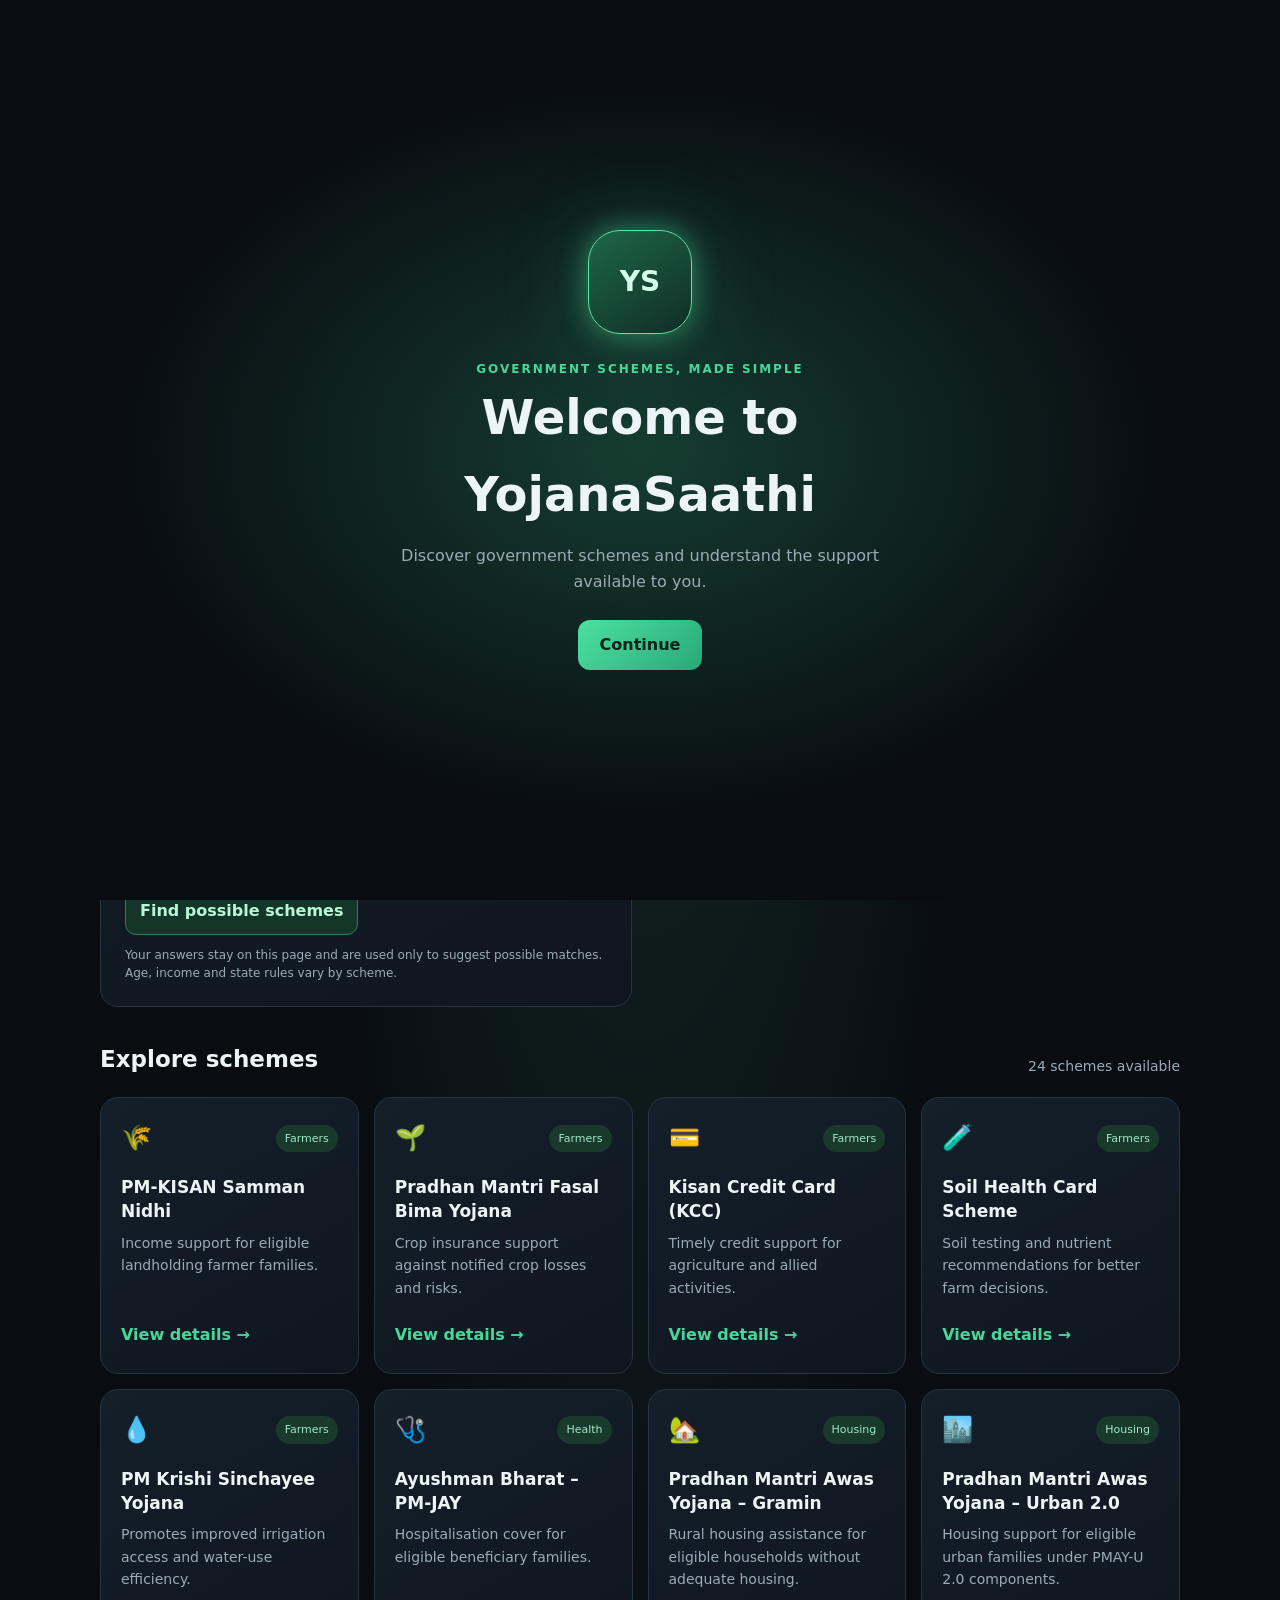
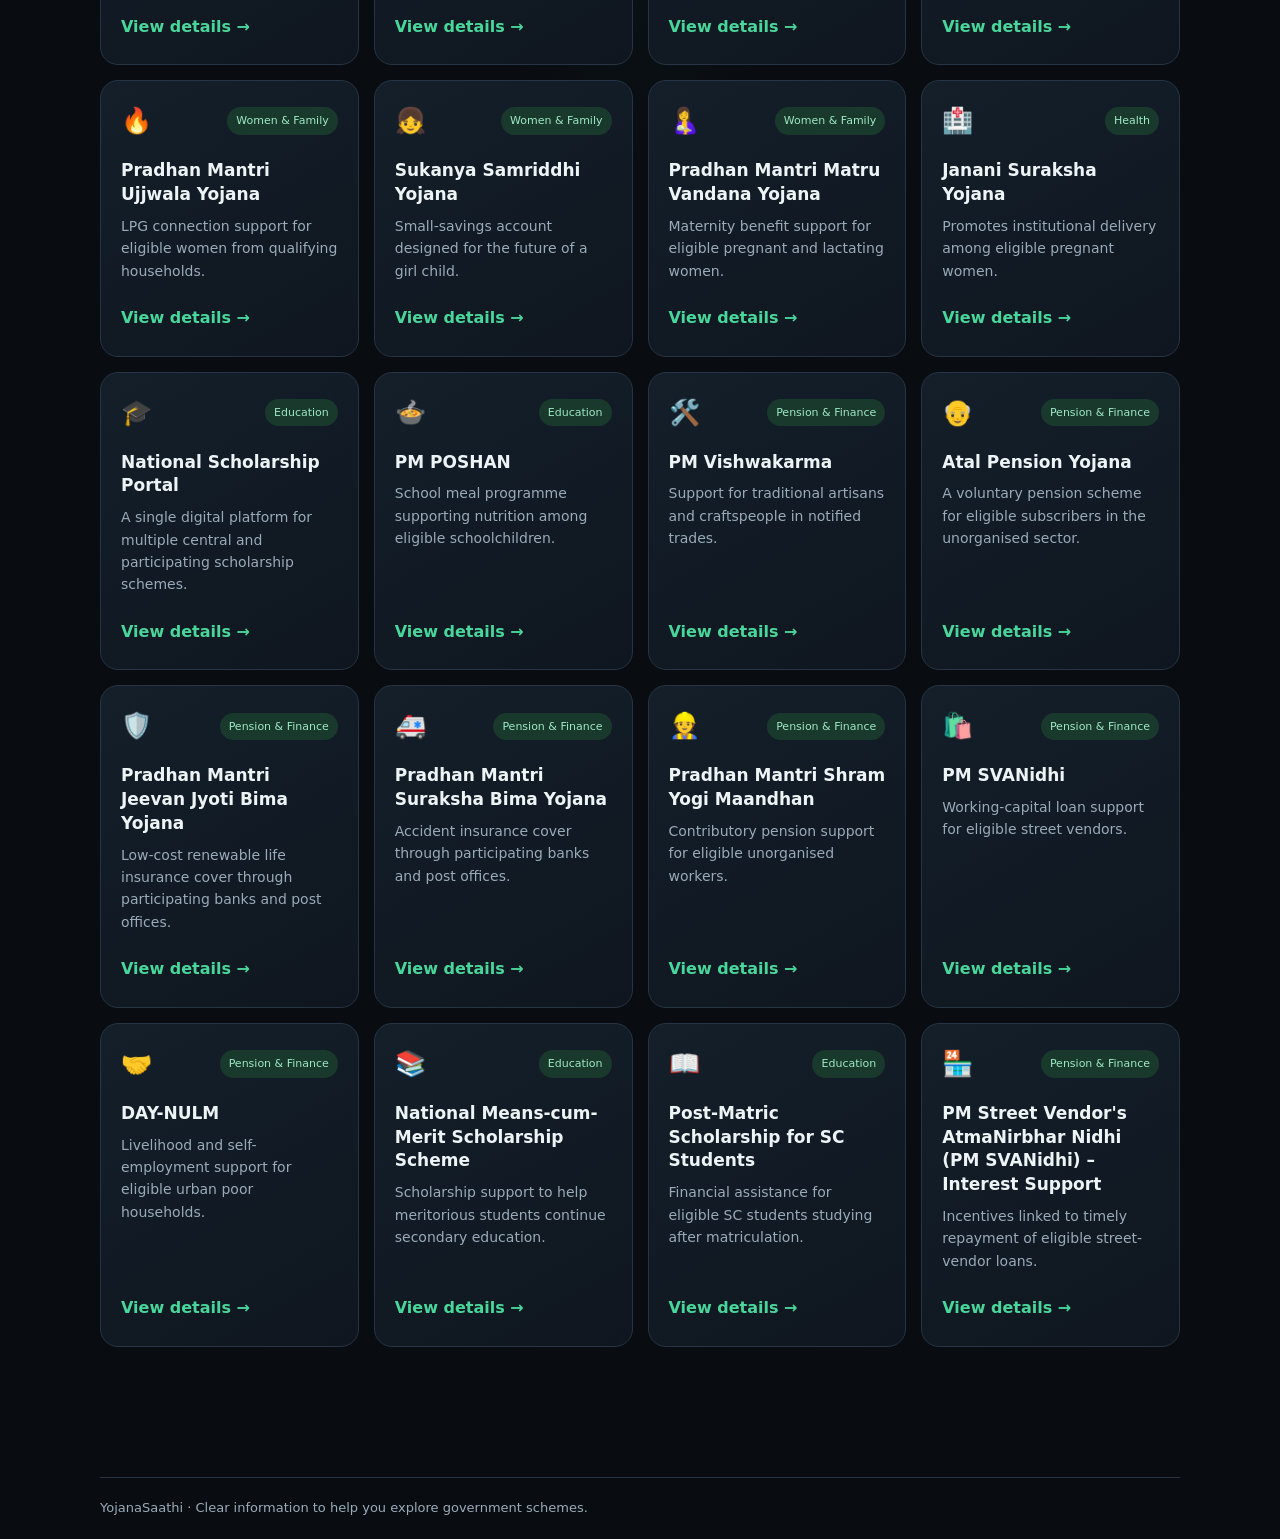
<file: index.html>
<!doctype html>
<html lang="en" dir="ltr">
<head>
<meta charset="utf-8"><meta name="viewport" content="width=device-width,initial-scale=1">
<meta name="theme-color" content="#090d12"><title>YojanaSaathi</title>
<style>
:root{color-scheme:dark;--bg:#090d12;--panel:#111923;--panel2:#151f2b;--line:#263443;--text:#edf4f5;--muted:#9aabb8;--green:#49d69a;--gold:#f2c46d}*{box-sizing:border-box}body{margin:0;background:radial-gradient(ellipse at 50% -20%,#19382f 0,transparent 45%),var(--bg);color:var(--text);font:16px/1.6 Inter,ui-sans-serif,system-ui,-apple-system,Segoe UI,sans-serif;min-height:100vh}button,select{font:inherit}button{cursor:pointer}.wrap{width:min(1080px,calc(100% - 36px));margin:auto}.topbar{display:flex;align-items:center;justify-content:space-between;padding:22px 0;border-bottom:1px solid var(--line);gap:14px}.brand{display:flex;align-items:center;gap:12px;font-weight:750;letter-spacing:.2px}.mark{width:42px;height:42px;border-radius:14px;display:grid;place-items:center;background:linear-gradient(135deg,#164e3a,#163b31);border:1px solid #3c9a70;color:#b8ffe0;box-shadow:0 0 25px #36d98a55;font-size:14px}.controls{display:flex;gap:10px;align-items:center;flex-wrap:wrap}.select,.toggle,.back{border:1px solid var(--line);background:var(--panel);color:var(--text);border-radius:12px;padding:10px 13px}.toggle[aria-pressed=true]{border-color:#49d69a;color:#a9f5cf}.welcome{position:fixed;inset:0;z-index:5;background:radial-gradient(ellipse at center,#153d30 0,#090d12 58%);display:grid;place-items:center;padding:24px;text-align:center}.welcome.hidden{display:none}.welcome-inner{max-width:520px}.glow-logo{width:104px;height:104px;border-radius:32px;margin:0 auto 26px;display:grid;place-items:center;font-size:28px;font-weight:800;color:#d6ffeb;background:linear-gradient(145deg,#1d6749,#112d26);border:1px solid #5be5a4;box-shadow:0 0 28px #49d69a88,0 0 90px #49d69a35}.welcome h1{font-size:clamp(30px,6vw,48px);margin:0 0 10px}.welcome p{color:var(--muted);margin:0 0 26px}.primary{border:0;border-radius:12px;background:linear-gradient(135deg,#4de0a0,#27a978);color:#052318;font-weight:800;padding:12px 22px}.intro{padding:52px 0 30px}.eyebrow{color:var(--green);font-size:12px;letter-spacing:2px;font-weight:800}.intro h1{font-size:clamp(30px,5vw,46px);line-height:1.15;margin:10px 0}.intro p{color:var(--muted);max-width:660px;margin:0}.section-head{display:flex;align-items:end;justify-content:space-between;gap:16px;margin:20px 0}.section-head h2{margin:0;font-size:23px}.count{color:var(--muted);font-size:14px}.scheme-grid{display:grid;grid-template-columns:repeat(auto-fit,minmax(245px,1fr));gap:15px;padding-bottom:60px}.card{background:linear-gradient(150deg,#141f2a,#0f161f);border:1px solid var(--line);border-radius:18px;padding:20px;min-height:225px;display:flex;flex-direction:column;transition:.18s}.card:hover{transform:translateY(-3px);border-color:#398c68;box-shadow:0 12px 35px #0005}.card-top{display:flex;justify-content:space-between;align-items:center}.emoji{font-size:25px}.category{font-size:11px;color:#9de9c4;background:#1a392d;border-radius:30px;padding:5px 9px;text-transform:capitalize}.card h3{font-size:17px;line-height:1.4;margin:18px 0 8px}.card p{color:var(--muted);font-size:14px;margin:0 0 18px}.open{margin-top:auto;text-align:start;border:0;background:transparent;color:var(--green);font-weight:750;padding:5px 0}.view{display:none;padding:38px 0 70px}.view.active{display:block}.home.active{display:block}.detail{max-width:820px;margin:0 auto;background:linear-gradient(145deg,#141f2a,#0f161f);border:1px solid var(--line);border-radius:22px;padding:clamp(20px,4vw,38px)}.detail h1{font-size:clamp(26px,4vw,38px);line-height:1.25;margin:20px 0 10px}.summary{color:#c4d3d9;font-size:17px;margin:0 0 26px}.detail-block{border-top:1px solid var(--line);padding:18px 0}.detail-block h3{font-size:14px;color:var(--green);margin:0 0 7px}.detail-block p{color:#d2dce1;margin:0;white-space:pre-wrap}.back{display:inline-flex;align-items:center;gap:8px}.empty{color:var(--muted);padding:30px;text-align:center;border:1px dashed var(--line);border-radius:16px}footer{border-top:1px solid var(--line);padding:20px 0;color:var(--muted);font-size:13px} [dir=rtl] .topbar,[dir=rtl] .controls{direction:rtl}[dir=rtl] .card,[dir=rtl] .detail{text-align:right}[dir=rtl] .back{direction:rtl}@media(max-width:600px){.topbar{align-items:flex-start}.brand{font-size:14px}.controls{justify-content:flex-end}.intro{padding-top:38px}.section-head{align-items:flex-start;flex-direction:column}}

/* Added: personal scheme finder and multilingual chat assistant */
.helper-grid{display:grid;grid-template-columns:repeat(2,minmax(0,1fr));gap:16px;margin:24px 0 34px;align-items:start}
.helper-panel{background:linear-gradient(150deg,#141f2a,#0f161f);border:1px solid var(--line);border-radius:18px;padding:clamp(17px,2.5vw,24px);min-width:0}
.helper-panel h2{font-size:21px;line-height:1.3;margin:0 0 7px}
.helper-desc{color:var(--muted);font-size:14px;margin:0 0 18px}
.form-grid{display:grid;grid-template-columns:repeat(2,minmax(0,1fr));gap:13px}
.field{display:flex;flex-direction:column;gap:6px;min-width:0}
.field>span,.field-label{font-size:13px;font-weight:700;color:#dce8eb}
.field input,.field select,.chat-input{width:100%;min-width:0;border:1px solid var(--line);background:#0b121a;color:var(--text);border-radius:10px;padding:10px 11px;outline:none}
.field input:focus,.field select:focus,.chat-input:focus{border-color:#49d69a;box-shadow:0 0 0 3px #49d69a1b}
.need-group{border:0;padding:0;margin:16px 0 14px;min-width:0}
.need-group legend{font-size:13px;font-weight:750;color:#dce8eb;margin-bottom:9px}
.check-grid{display:grid;grid-template-columns:repeat(2,minmax(0,1fr));gap:8px}
.check-option{display:flex;align-items:center;gap:8px;background:#0d151e;border:1px solid var(--line);border-radius:10px;padding:8px 9px;color:#cbd8de;font-size:12px;min-width:0}
.check-option input{accent-color:var(--green);margin:0;flex:0 0 auto}
.soft-btn{border:1px solid #327c5b;background:#143629;color:#baf6d6;border-radius:11px;padding:10px 14px;font-weight:750}
.soft-btn:hover{background:#194532}
.helper-note{color:var(--muted);font-size:12px;line-height:1.5;margin:11px 0 0}
.match-results{margin-top:16px}
.match-results[hidden]{display:none}
.match-results h3{font-size:15px;margin:0 0 10px}
.match-list{display:grid;gap:9px}
.match-card{border:1px solid var(--line);border-radius:12px;padding:12px;background:#0d151e}
.match-card strong{display:block;font-size:14px;margin-bottom:4px}
.match-card p{font-size:12px;color:var(--muted);margin:0 0 8px}
.match-card button{border:0;background:transparent;color:var(--green);font:inherit;font-size:12px;font-weight:750;padding:0}
.chat-messages{height:255px;overflow:auto;display:flex;flex-direction:column;gap:9px;padding:12px;background:#0b121a;border:1px solid var(--line);border-radius:13px;scroll-behavior:smooth}
.chat-bubble{max-width:92%;padding:10px 12px;border-radius:12px;font-size:13px;line-height:1.55;white-space:pre-wrap;overflow-wrap:anywhere}
.chat-bubble.assistant{align-self:flex-start;background:#17242d;color:#dce8eb;border:1px solid #263c45}
.chat-bubble.user{align-self:flex-end;background:#164b36;color:#e5fff2;border:1px solid #287b58}
.chat-form{display:flex;gap:8px;margin-top:10px}
.chat-form .soft-btn{flex:0 0 auto}
.chat-quick{display:flex;gap:7px;flex-wrap:wrap;margin-top:11px}
.chat-quick button{background:#111d27;color:#c5d5db;border:1px solid var(--line);border-radius:30px;padding:6px 9px;font-size:11px}
.chat-quick button:hover{border-color:#398c68;color:#baf6d6}
[dir=rtl] .helper-panel,[dir=rtl] .chat-messages{text-align:right}
[dir=rtl] .chat-form,[dir=rtl] .check-option{direction:rtl}
[dir=rtl] .chat-bubble.assistant{align-self:flex-start}
@media(max-width:760px){.helper-grid{grid-template-columns:1fr}}
@media(max-width:460px){.form-grid{grid-template-columns:1fr}.check-grid{grid-template-columns:1fr}.chat-form{align-items:stretch}.chat-form .soft-btn{padding-inline:11px}}


/* Official scheme links shown beneath the scheme information */
.official-link-list{display:flex;flex-wrap:wrap;gap:9px;margin-top:10px}
.official-link{display:inline-flex;align-items:center;gap:8px;border:1px solid #327c5b;background:#143629;color:#baf6d6;text-decoration:none;border-radius:11px;padding:9px 13px;font-size:13px;font-weight:750;transition:.15s}
.official-link:hover,.official-link:focus-visible{background:#194532;border-color:#49d69a;outline:none;box-shadow:0 0 0 3px #49d69a1b}
.official-link-note{color:var(--muted);font-size:12px;margin:11px 0 0}
[dir=rtl] .official-link-list{direction:rtl}

</style>
</head>
<body>
<div class="welcome" id="welcome"><div class="welcome-inner"><div class="glow-logo">YS</div><div class="eyebrow" data-i18n="tagline">GOVERNMENT SCHEMES, MADE SIMPLE</div><h1 data-i18n="welcomeTitle">Welcome to YojanaSaathi</h1><p data-i18n="welcomeText">Discover government schemes and understand the support available to you.</p><button class="primary" id="enter" data-i18n="continue">Continue</button></div></div>
<div class="wrap">
<header class="topbar"><div class="brand"><span class="mark">YS</span><span>YojanaSaathi</span></div><div class="controls"><label class="sr" for="language" data-i18n="languageLabel">Language</label><select class="select" id="language" aria-label="Language"><option value="en">English</option><option value="hi">Hindi (हिन्दी)</option><option value="ur">Urdu (اردو)</option></select><button class="toggle" id="voice" aria-pressed="false">Voice Assistant: OFF</button></div></header>
<main>
<section class="home view active" id="home"><div class="intro"><div class="eyebrow" data-i18n="eyebrow">YOUR GUIDE TO GOVERNMENT BENEFITS</div><h1 data-i18n="heading">Find the support that fits your needs.</h1><p data-i18n="subheading">Explore scheme benefits, eligibility, required documents and application steps in your language.</p></div>
<div class="helper-grid">
  <section class="helper-panel" aria-labelledby="profileTitle">
    <h2 id="profileTitle" data-i18n="profileTitle">Find schemes for your situation</h2>
    <p class="helper-desc" data-i18n="profileDescription">Answer a few optional questions to see schemes that may fit your needs.</p>
    <form id="profileForm">
      <div class="form-grid">
        <label class="field"><span data-i18n="ageLabel">Age group</span>
          <select id="profileAge"><option value="" data-i18n="selectOption">Select</option><option value="under18" data-i18n="ageUnder18">Below 18</option><option value="18-25" data-i18n="age18to25">18–25</option><option value="26-40" data-i18n="age26to40">26–40</option><option value="41-60" data-i18n="age41to60">41–60</option><option value="above60" data-i18n="ageAbove60">Above 60</option><option value="prefer" data-i18n="preferNot">Prefer not to say</option></select>
        </label>
        <label class="field"><span data-i18n="incomeLabel">Annual household income</span>
          <select id="profileIncome"><option value="" data-i18n="selectOption">Select</option><option value="below1" data-i18n="incomeBelow1">Below ₹1 lakh</option><option value="1to25" data-i18n="income1to25">₹1–2.5 lakh</option><option value="25to5" data-i18n="income25to5">₹2.5–5 lakh</option><option value="5to8" data-i18n="income5to8">₹5–8 lakh</option><option value="above8" data-i18n="incomeAbove8">Above ₹8 lakh</option><option value="prefer" data-i18n="preferNot">Prefer not to say</option></select>
        </label>
        <label class="field"><span data-i18n="stateLabel">State / UT</span><input id="profileState" type="text" maxlength="60" data-i18n-placeholder="statePlaceholder" placeholder="Enter your state (optional)"></label>
        <label class="field"><span data-i18n="occupationLabel">Occupation</span>
          <select id="profileOccupation"><option value="" data-i18n="occupationChoose">Choose occupation</option><option value="farmer" data-i18n="occupationFarmer">Farmer</option><option value="student" data-i18n="occupationStudent">Student</option><option value="worker" data-i18n="occupationWorker">Unorganised worker</option><option value="artisan" data-i18n="occupationArtisan">Artisan / craftsperson</option><option value="vendor" data-i18n="occupationVendor">Street vendor</option><option value="homemaker" data-i18n="occupationHomemaker">Homemaker</option><option value="other" data-i18n="occupationOther">Other</option></select>
        </label>
      </div>
      <fieldset class="need-group"><legend data-i18n="needsLabel">What kind of support are you looking for?</legend>
        <div class="check-grid">
          <label class="check-option"><input type="checkbox" name="need" value="farmer"><span data-i18n="needFarmer">Farming</span></label>
          <label class="check-option"><input type="checkbox" name="need" value="health"><span data-i18n="needHealth">Healthcare</span></label>
          <label class="check-option"><input type="checkbox" name="need" value="housing"><span data-i18n="needHousing">Housing</span></label>
          <label class="check-option"><input type="checkbox" name="need" value="education"><span data-i18n="needEducation">Education</span></label>
          <label class="check-option"><input type="checkbox" name="need" value="women"><span data-i18n="needWomen">Women & family</span></label>
          <label class="check-option"><input type="checkbox" name="need" value="pension"><span data-i18n="needPension">Pension or insurance</span></label>
          <label class="check-option"><input type="checkbox" name="need" value="business"><span data-i18n="needBusiness">Business or loan</span></label>
        </div>
      </fieldset>
      <button class="soft-btn" type="submit" data-i18n="findSchemes">Find possible schemes</button>
      <p class="helper-note" data-i18n="profilePrivacy">Your answers stay on this page and are used only to suggest possible matches.</p>
    </form>
    <div class="match-results" id="profileResults" hidden aria-live="polite"></div>
  </section>

  <section class="helper-panel" aria-labelledby="chatTitle">
    <h2 id="chatTitle" data-i18n="chatTitle">Ask YojanaSaathi</h2>
    <p class="helper-desc" data-i18n="chatDescription">Ask about scheme benefits, eligibility, documents or applications.</p>
    <div class="chat-messages" id="chatMessages" role="log" aria-live="polite"></div>
    <form class="chat-form" id="chatForm">
      <input class="chat-input" id="chatInput" type="text" maxlength="500" autocomplete="off" data-i18n-placeholder="chatPlaceholder" data-i18n-aria="chatPlaceholder" placeholder="Type your question..." aria-label="Type your question...">
      <button class="soft-btn" type="submit" data-i18n="chatSend">Send</button>
    </form>
    <div class="chat-quick">
      <button type="button" id="chatQuickFarmer" data-chat-suggest="farmer" data-i18n="chatQuickFarmer">Show farmer schemes</button>
      <button type="button" id="chatQuickDocuments" data-chat-suggest="documents" data-i18n="chatQuickDocuments">What documents are needed?</button>
    </div>
  </section>
</div>

<div class="section-head"><h2 data-i18n="schemesTitle">Explore schemes</h2><span class="count" id="count"></span></div><div class="scheme-grid" id="cards"></div></section>
<section class="view" id="detailView"><div class="detail"><button class="back" id="back"><span aria-hidden="true">←</span><span data-i18n="back">Back</span></button><div class="eyebrow" data-i18n="detailLabel">SCHEME DETAILS</div><h1 id="detailTitle"></h1><p class="summary" id="detailSummary"></p><div class="detail-block"><h3 data-i18n="benefits">Benefits</h3><p id="detailBenefits"></p></div><div class="detail-block"><h3 data-i18n="eligibility">Eligibility</h3><p id="detailEligibility"></p></div><div class="detail-block"><h3 data-i18n="documents">Required documents</h3><p id="detailDocuments"></p></div><div class="detail-block"><h3 data-i18n="application">How to apply</h3><p id="detailApplication"></p></div><div class="detail-block"><h3 data-i18n="officialLinks">Official links</h3><div id="detailLinks" class="official-link-list"></div><p class="official-link-note" data-i18n="officialLinkNote">You will open an official government or programme website. Verify current rules before applying.</p></div><p class="count" data-i18n="disclaimer">Please verify current rules with the official government department or portal.</p></div></section>
</main><footer data-i18n="footer">YojanaSaathi · Clear information to help you explore government schemes.</footer></div>
<script>
const schemes=[{"name":"PM-KISAN Samman Nidhi","category":"farmer","icon":"🌾","description":"Income support for eligible landholding farmer families.","benefits":"Eligible farmer families receive ₹6,000 per year in three instalments, subject to scheme rules.","eligibility":"Eligible landholding farmer families, subject to institutional landholder and other exclusion rules. e-KYC and land record requirements apply.","documents":"Aadhaar, bank account details, mobile number and land records as required.","application":"Check status and apply through the official PM-KISAN portal or a designated CSC. Complete e-KYC where required.","translations":{"hi":{"name":"पीएम-किसान सम्मान निधि","description":"पात्र भूमिधारक किसान परिवारों के लिए आय सहायता।","benefits":"योजना के नियमों के अनुसार पात्र किसान परिवारों को सालाना ₹6,000 तीन किस्तों में मिलते हैं।","eligibility":"पात्र भूमिधारक किसान परिवार; संस्थागत भूमि-धारक और अन्य अपवर्जन नियम लागू होते हैं। ई-केवाईसी और भूमि रिकॉर्ड आवश्यक हैं।","documents":"आधार, बैंक खाते का विवरण, मोबाइल नंबर और आवश्यक भूमि रिकॉर्ड।","application":"आधिकारिक पीएम-किसान पोर्टल या अधिकृत सीएससी से आवेदन करें और आवश्यक ई-केवाईसी पूरी करें।"},"ur":{"name":"پی ایم کسان سمان ندھی","description":"اہل زمین رکھنے والے کسان خاندانوں کے لیے آمدنی کی مدد۔","benefits":"اسکیم کے قواعد کے مطابق اہل کسان خاندانوں کو سالانہ ₹6,000 تین قسطوں میں ملتے ہیں۔","eligibility":"اہل زمین رکھنے والے کسان خاندان؛ ادارہ جاتی زمین داروں اور دیگر اخراجی قواعد کا اطلاق ہوتا ہے۔ ای-کے وائی سی اور زمین کا ریکارڈ ضروری ہے۔","documents":"آدھار، بینک اکاؤنٹ کی تفصیل، موبائل نمبر اور ضرورت کے مطابق زمین کا ریکارڈ۔","application":"سرکاری پی ایم کسان پورٹل یا مجاز سی ایس سی کے ذریعے درخواست دیں اور جہاں ضروری ہو ای-کے وائی سی مکمل کریں۔"}}},{"name":"Pradhan Mantri Fasal Bima Yojana","category":"farmer","icon":"🌱","description":"Crop insurance support against notified crop losses and risks.","benefits":"Insurance protection for notified crops against specified natural risks, subject to policy terms and notified areas.","eligibility":"Farmers growing notified crops in notified areas during the relevant season, including eligible loanee and non-loanee farmers under current rules.","documents":"Aadhaar, bank details, land or cultivation records, sowing details and crop information.","application":"Apply within the season deadline through the official crop insurance portal, bank, insurer or authorized channel.","translations":{"hi":{"name":"प्रधानमंत्री फसल बीमा योजना","description":"अधिसूचित फसलों के नुकसान और जोखिम के लिए फसल बीमा सहायता।","benefits":"पॉलिसी की शर्तों और अधिसूचित क्षेत्रों के अनुसार प्राकृतिक जोखिमों से फसलों को बीमा सुरक्षा।","eligibility":"संबंधित मौसम में अधिसूचित क्षेत्र में अधिसूचित फसल उगाने वाले किसान; वर्तमान नियमों के अनुसार पात्र ऋणी और गैर-ऋणी किसान।","documents":"आधार, बैंक विवरण, भूमि या खेती के रिकॉर्ड, बुवाई और फसल की जानकारी।","application":"मौसम की अंतिम तिथि से पहले आधिकारिक फसल बीमा पोर्टल, बैंक, बीमाकर्ता या अधिकृत माध्यम से आवेदन करें।"},"ur":{"name":"پردھان منتری فصل بیمہ یوجنا","description":"مطلع شدہ فصلوں کے نقصان اور خطرات کے لیے فصل بیمہ کی مدد۔","benefits":"پالیسی کی شرائط اور مطلع شدہ علاقوں کے مطابق مخصوص قدرتی خطرات سے فصلوں کو بیمہ تحفظ۔","eligibility":"متعلقہ موسم میں مطلع شدہ علاقے میں مطلع شدہ فصلیں اگانے والے کسان؛ موجودہ قواعد کے مطابق اہل قرض دار اور غیر قرض دار کسان۔","documents":"آدھار، بینک تفصیل، زمین یا کاشت کے ریکارڈ، بوائی اور فصل کی معلومات۔","application":"موسمی آخری تاریخ سے پہلے سرکاری فصل بیمہ پورٹل، بینک، بیمہ کنندہ یا مجاز ذریعے سے درخواست دیں۔"}}},{"name":"Kisan Credit Card (KCC)","category":"farmer","icon":"💳","description":"Timely credit support for agriculture and allied activities.","benefits":"Access to eligible short-term credit for crop cultivation and certain allied activities at applicable lending terms.","eligibility":"Farmers, tenant farmers, sharecroppers and eligible joint liability groups, subject to lender assessment and scheme rules.","documents":"Identity and address proof, land or cultivation documents, crop details and bank-required forms.","application":"Contact a participating bank or cooperative institution and request a Kisan Credit Card application.","translations":{"hi":{"name":"किसान क्रेडिट कार्ड (केसीसी)","description":"कृषि और उससे जुड़ी गतिविधियों के लिए समय पर ऋण सहायता।","benefits":"फसल उगाने और कुछ संबद्ध गतिविधियों के लिए लागू ऋण शर्तों पर अल्पकालिक ऋण।","eligibility":"किसान, किरायेदार किसान, बटाईदार और पात्र संयुक्त देयता समूह; ऋणदाता का आकलन और योजना नियम लागू।","documents":"पहचान और पते का प्रमाण, भूमि या खेती के दस्तावेज, फसल विवरण और बैंक के फॉर्म।","application":"भाग लेने वाले बैंक या सहकारी संस्था से किसान क्रेडिट कार्ड के लिए संपर्क करें।"},"ur":{"name":"کسان کریڈٹ کارڈ (کے سی سی)","description":"زراعت اور متعلقہ سرگرمیوں کے لیے بروقت قرض کی سہولت۔","benefits":"فصل کی کاشت اور بعض متعلقہ سرگرمیوں کے لیے نافذ قرض شرائط پر قلیل مدتی قرض۔","eligibility":"کسان، کرایہ دار کسان، بٹائی دار اور اہل مشترکہ ذمہ داری گروپ؛ قرض دہندہ کی جانچ اور اسکیم کے قواعد لاگو۔","documents":"شناخت اور پتے کا ثبوت، زمین یا کاشت کے کاغذات، فصل کی تفصیل اور بینک کے فارم۔","application":"کسان کریڈٹ کارڈ کی درخواست کے لیے شریک بینک یا کوآپریٹو ادارے سے رابطہ کریں۔"}}},{"name":"Soil Health Card Scheme","category":"farmer","icon":"🧪","description":"Soil testing and nutrient recommendations for better farm decisions.","benefits":"Soil test information and recommendations on nutrient use for improved soil management.","eligibility":"Farmers can access soil testing services in participating areas through the scheme's soil testing network.","documents":"Basic farmer and land or plot details may be requested by the local agriculture office.","application":"Contact the local agriculture department or soil testing laboratory for sampling and Soil Health Card information.","translations":{"hi":{"name":"मृदा स्वास्थ्य कार्ड योजना","description":"बेहतर खेती के फैसलों के लिए मिट्टी की जांच और पोषक तत्वों की सलाह।","benefits":"मिट्टी की जांच की जानकारी और मिट्टी प्रबंधन के लिए पोषक तत्वों के उपयोग की सिफारिशें।","eligibility":"भाग लेने वाले क्षेत्रों के किसान योजना की मिट्टी जांच व्यवस्था से सेवा ले सकते हैं।","documents":"स्थानीय कृषि कार्यालय द्वारा किसान और भूमि या खेत के सामान्य विवरण मांगे जा सकते हैं।","application":"नमूना जांच और मृदा स्वास्थ्य कार्ड की जानकारी के लिए स्थानीय कृषि विभाग या मिट्टी जांच प्रयोगशाला से संपर्क करें।"},"ur":{"name":"سوائل ہیلتھ کارڈ اسکیم","description":"بہتر زرعی فیصلوں کے لیے مٹی کی جانچ اور غذائی اجزا کی سفارشات۔","benefits":"مٹی کی جانچ کی معلومات اور مٹی کے بہتر انتظام کے لیے غذائی اجزا کے استعمال کی سفارشات۔","eligibility":"شامل علاقوں کے کسان اسکیم کے مٹی جانچ نیٹ ورک کے ذریعے خدمات حاصل کر سکتے ہیں۔","documents":"مقامی محکمہ زراعت کسان اور زمین یا کھیت کی بنیادی تفصیل مانگ سکتا ہے۔","application":"نمونہ جانچ اور سوائل ہیلتھ کارڈ کی معلومات کے لیے مقامی محکمہ زراعت یا مٹی جانچ لیبارٹری سے رابطہ کریں۔"}}},{"name":"PM Krishi Sinchayee Yojana","category":"farmer","icon":"💧","description":"Promotes improved irrigation access and water-use efficiency.","benefits":"Support for eligible irrigation and water-use interventions under applicable components and state plans.","eligibility":"Depends on the component, location, beneficiary category and current state implementation guidelines.","documents":"Identity, land details, bank information and component-specific documents.","application":"Check current component availability with the state agriculture or irrigation department before applying.","translations":{"hi":{"name":"प्रधानमंत्री कृषि सिंचाई योजना","description":"बेहतर सिंचाई सुविधा और पानी के कुशल उपयोग को बढ़ावा।","benefits":"लागू घटकों और राज्य योजनाओं के तहत पात्र सिंचाई तथा जल-उपयोग कार्यों के लिए सहायता।","eligibility":"पात्रता योजना के घटक, स्थान, लाभार्थी वर्ग और राज्य के वर्तमान दिशानिर्देशों पर निर्भर करती है।","documents":"पहचान, भूमि विवरण, बैंक जानकारी और संबंधित घटक के दस्तावेज।","application":"आवेदन से पहले राज्य के कृषि या सिंचाई विभाग से वर्तमान घटक की उपलब्धता जांचें।"},"ur":{"name":"پردھان منتری کرشی سنچائی یوجنا","description":"بہتر آبپاشی اور پانی کے مؤثر استعمال کو فروغ دیتی ہے۔","benefits":"قابل اطلاق اجزا اور ریاستی منصوبوں کے تحت اہل آبپاشی اور پانی کے استعمال کے اقدامات کے لیے مدد۔","eligibility":"اہلیت کا انحصار جزو، مقام، مستفید زمرے اور ریاستی موجودہ رہنما اصولوں پر ہے۔","documents":"شناخت، زمین کی تفصیل، بینک معلومات اور متعلقہ جزو کے دستاویزات۔","application":"درخواست دینے سے پہلے ریاستی محکمہ زراعت یا آبپاشی سے موجودہ سہولت کی دستیابی معلوم کریں۔"}}},{"name":"Ayushman Bharat – PM-JAY","category":"health","icon":"🩺","description":"Hospitalisation cover for eligible beneficiary families.","benefits":"Cashless secondary and tertiary hospitalisation cover up to ₹5 lakh per eligible family per year at empanelled hospitals, subject to package rules.","eligibility":"Eligibility is based on the applicable beneficiary database and current government expansion rules. Check your name before relying on coverage.","documents":"Beneficiary identification and Aadhaar or other accepted identity proof as required at the help desk.","application":"Check eligibility using the official beneficiary portal or helpline and visit an empanelled hospital or Ayushman help desk.","translations":{"hi":{"name":"आयुष्मान भारत – पीएम-जय","description":"पात्र लाभार्थी परिवारों के लिए अस्पताल में भर्ती होने का स्वास्थ्य कवर।","benefits":"पैकेज नियमों के अनुसार सूचीबद्ध अस्पतालों में प्रति पात्र परिवार प्रति वर्ष ₹5 लाख तक कैशलेस इलाज।","eligibility":"पात्रता लागू लाभार्थी डेटाबेस और सरकार के वर्तमान विस्तार नियमों पर आधारित है। कवर मानने से पहले अपना नाम जांचें।","documents":"लाभार्थी की पहचान और सहायता डेस्क पर मांगा गया आधार या अन्य मान्य पहचान प्रमाण।","application":"आधिकारिक लाभार्थी पोर्टल या हेल्पलाइन से पात्रता जांचें और सूचीबद्ध अस्पताल या आयुष्मान सहायता डेस्क जाएं।"},"ur":{"name":"آیوشمان بھارت – پی ایم جے اے وائی","description":"اہل مستفید خاندانوں کے لیے اسپتال میں داخلے کا صحت بیمہ۔","benefits":"پیکیج کے قواعد کے مطابق فہرست شدہ اسپتالوں میں فی اہل خاندان سالانہ ₹5 لاکھ تک کیش لیس علاج۔","eligibility":"اہلیت متعلقہ مستفید ڈیٹابیس اور حکومت کے موجودہ توسیعی قواعد پر مبنی ہے۔ کوریج پر بھروسا کرنے سے پہلے اپنا نام چیک کریں۔","documents":"مستفید کی شناخت اور مدد ڈیسک پر مطلوب آدھار یا دیگر منظور شدہ شناختی ثبوت۔","application":"سرکاری مستفید پورٹل یا ہیلپ لائن سے اہلیت چیک کریں اور فہرست شدہ اسپتال یا آیوشمان مدد ڈیسک جائیں۔"}}},{"name":"Pradhan Mantri Awas Yojana – Gramin","category":"housing","icon":"🏡","description":"Rural housing assistance for eligible households without adequate housing.","benefits":"Financial assistance for construction of a pucca house, with amounts and linked support governed by current rural guidelines and location.","eligibility":"Rural households identified and verified under applicable deprivation and inclusion criteria and current programme rules.","documents":"Identity details, bank account, job card or other local records where applicable, land/site details and verification documents.","application":"Contact the Gram Panchayat or Block Development Office to check the beneficiary list and current process.","translations":{"hi":{"name":"प्रधानमंत्री आवास योजना – ग्रामीण","description":"पर्याप्त आवास न रखने वाले पात्र ग्रामीण परिवारों के लिए आवास सहायता।","benefits":"पक्का घर बनाने के लिए वित्तीय सहायता; राशि और संबंधित सहायता वर्तमान ग्रामीण दिशानिर्देशों तथा स्थान पर निर्भर।","eligibility":"लागू वंचना और समावेशन मानदंडों तथा वर्तमान कार्यक्रम नियमों के तहत पहचाने और सत्यापित ग्रामीण परिवार।","documents":"पहचान विवरण, बैंक खाता, जहां लागू हो जॉब कार्ड या स्थानीय रिकॉर्ड, जमीन/स्थान का विवरण और सत्यापन दस्तावेज।","application":"लाभार्थी सूची और वर्तमान प्रक्रिया जानने के लिए ग्राम पंचायत या ब्लॉक विकास कार्यालय से संपर्क करें।"},"ur":{"name":"پردھان منتری آواس یوجنا – دیہی","description":"مناسب رہائش سے محروم اہل دیہی خاندانوں کے لیے رہائشی مدد۔","benefits":"پکا گھر بنانے کے لیے مالی مدد؛ رقم اور متعلقہ سہولت موجودہ دیہی رہنما اصولوں اور مقام کے مطابق۔","eligibility":"موجودہ محرومی اور شمولیت کے معیار اور پروگرام قواعد کے تحت شناخت شدہ اور تصدیق شدہ دیہی خاندان۔","documents":"شناختی تفصیل، بینک اکاؤنٹ، جہاں لاگو ہو جاب کارڈ یا مقامی ریکارڈ، زمین/جگہ کی تفصیل اور تصدیقی دستاویزات۔","application":"مستفید فہرست اور موجودہ طریقہ جاننے کے لیے گرام پنچایت یا بلاک ڈیولپمنٹ دفتر سے رابطہ کریں۔"}}},{"name":"Pradhan Mantri Awas Yojana – Urban 2.0","category":"housing","icon":"🏙️","description":"Housing support for eligible urban families under PMAY-U 2.0 components.","benefits":"Assistance through applicable PMAY-U 2.0 verticals, subject to income, house ownership, location and component conditions.","eligibility":"Urban eligible families in specified income groups who meet current component conditions and other exclusions.","documents":"Aadhaar, income proof, address proof, bank details and land or property documents where relevant.","application":"Check the current PMAY-U 2.0 guidelines and apply through the official portal or designated urban local body.","translations":{"hi":{"name":"प्रधानमंत्री आवास योजना – शहरी 2.0","description":"पीएमएवाई-यू 2.0 के घटकों के तहत पात्र शहरी परिवारों के लिए आवास सहायता।","benefits":"आय, घर के स्वामित्व, स्थान और संबंधित घटक की शर्तों के अनुसार पीएमएवाई-यू 2.0 के विभिन्न घटकों से सहायता।","eligibility":"निर्धारित आय वर्ग के पात्र शहरी परिवार, जो वर्तमान घटक की शर्तें और अन्य नियम पूरे करते हों।","documents":"आधार, आय प्रमाण, पते का प्रमाण, बैंक विवरण और जहां जरूरी हो जमीन या संपत्ति के दस्तावेज।","application":"वर्तमान पीएमएवाई-यू 2.0 दिशानिर्देश देखें और आधिकारिक पोर्टल या नामित शहरी निकाय के माध्यम से आवेदन करें।"},"ur":{"name":"پردھان منتری آواس یوجنا – شہری 2.0","description":"پی ایم اے وائی-یو 2.0 کے تحت اہل شہری خاندانوں کے لیے رہائشی مدد۔","benefits":"آمدنی، گھر کی ملکیت، مقام اور متعلقہ جزو کی شرائط کے مطابق مختلف اجزا کے ذریعے مدد۔","eligibility":"مقررہ آمدنی کے گروپوں کے اہل شہری خاندان جو موجودہ جزو کی شرائط اور دیگر قواعد پورے کریں۔","documents":"آدھار، آمدنی کا ثبوت، پتے کا ثبوت، بینک تفصیل اور جہاں متعلقہ ہو زمین یا جائیداد کے کاغذات۔","application":"موجودہ پی ایم اے وائی-یو 2.0 رہنما اصول دیکھیں اور سرکاری پورٹل یا نامزد شہری ادارے کے ذریعے درخواست دیں۔"}}},{"name":"Pradhan Mantri Ujjwala Yojana","category":"women","icon":"🔥","description":"LPG connection support for eligible women from qualifying households.","benefits":"Deposit-free LPG connection support under current scheme conditions; refill subsidy, if applicable, is governed by current notifications.","eligibility":"Adult women from qualifying poor households without an existing LPG connection in the household, subject to current criteria.","documents":"Aadhaar, ration card or family composition proof, address details, bank account and declaration as required.","application":"Apply through an LPG distributor or the official Ujjwala portal using the current application process.","translations":{"hi":{"name":"प्रधानमंत्री उज्ज्वला योजना","description":"पात्र परिवारों की महिलाओं को एलपीजी कनेक्शन सहायता।","benefits":"वर्तमान शर्तों के तहत बिना जमा राशि एलपीजी कनेक्शन सहायता; लागू रिफिल सब्सिडी वर्तमान अधिसूचनाओं के अनुसार।","eligibility":"पात्र गरीब परिवारों की वयस्क महिलाएं, जिनके परिवार में पहले से एलपीजी कनेक्शन न हो; वर्तमान मानदंड लागू।","documents":"आधार, राशन कार्ड या परिवार संरचना का प्रमाण, पता, बैंक खाता और आवश्यक घोषणा।","application":"वर्तमान आवेदन प्रक्रिया के अनुसार एलपीजी वितरक या आधिकारिक उज्ज्वला पोर्टल से आवेदन करें।"},"ur":{"name":"پردھان منتری اجولا یوجنا","description":"اہل گھرانوں کی خواتین کے لیے ایل پی جی کنکشن کی مدد۔","benefits":"موجودہ شرائط کے تحت بغیر ڈپازٹ ایل پی جی کنکشن؛ اگر لاگو ہو تو ری فل سبسڈی موجودہ نوٹیفکیشن کے مطابق۔","eligibility":"اہل غریب گھرانوں کی بالغ خواتین جن کے گھر میں پہلے سے ایل پی جی کنکشن نہ ہو؛ موجودہ معیار لاگو۔","documents":"آدھار، راشن کارڈ یا خاندانی تفصیل کا ثبوت، پتہ، بینک اکاؤنٹ اور مطلوبہ اقرار نامہ۔","application":"موجودہ درخواست کے طریقے کے مطابق ایل پی جی ڈسٹری بیوٹر یا سرکاری اجولا پورٹل سے درخواست دیں۔"}}},{"name":"Sukanya Samriddhi Yojana","category":"women","icon":"👧","description":"Small-savings account designed for the future of a girl child.","benefits":"Government-notified interest on eligible deposits and tax treatment under prevailing rules.","eligibility":"A guardian may open an account for a girl child who meets the age and account conditions under the scheme.","documents":"Girl child's birth certificate, guardian identity and address proof, photographs and initial deposit.","application":"Open an account at an authorized post office or participating bank. Check current deposit and interest rules.","translations":{"hi":{"name":"सुकन्या समृद्धि योजना","description":"बालिका के भविष्य के लिए बनाई गई छोटी बचत खाता योजना।","benefits":"पात्र जमा पर सरकार द्वारा अधिसूचित ब्याज और लागू नियमों के अनुसार कर लाभ।","eligibility":"अभिभावक योजना की आयु और खाता शर्तें पूरी करने वाली बालिका के लिए खाता खोल सकता है।","documents":"बालिका का जन्म प्रमाणपत्र, अभिभावक की पहचान और पता प्रमाण, फोटो और शुरुआती जमा।","application":"अधिकृत डाकघर या भाग लेने वाले बैंक में खाता खोलें। वर्तमान जमा और ब्याज नियम जांचें।"},"ur":{"name":"سکنیہ سمردھی یوجنا","description":"بچی کے مستقبل کے لیے بنائی گئی چھوٹی بچت اکاؤنٹ اسکیم۔","benefits":"اہل جمع رقم پر حکومت کی جانب سے مقررہ سود اور نافذ قواعد کے مطابق ٹیکس سہولت۔","eligibility":"سرپرست عمر اور اکاؤنٹ کی شرائط پوری کرنے والی بچی کے لیے اکاؤنٹ کھول سکتا ہے۔","documents":"بچی کا پیدائشی سرٹیفکیٹ، سرپرست کی شناخت اور پتے کا ثبوت، تصاویر اور ابتدائی جمع رقم۔","application":"مجاز ڈاک خانے یا شریک بینک میں اکاؤنٹ کھولیں۔ موجودہ جمع اور سود کے قواعد چیک کریں۔"}}},{"name":"Pradhan Mantri Matru Vandana Yojana","category":"women","icon":"🤱","description":"Maternity benefit support for eligible pregnant and lactating women.","benefits":"Conditional maternity benefit assistance as defined under current PMMVY rules and eligible pregnancy categories.","eligibility":"Eligible pregnant and lactating women who meet current exclusions and registration conditions; rules differ by benefit category.","documents":"Aadhaar or accepted identity, MCP/RCH card, bank or post office account and required declarations.","application":"Register through the local Anganwadi centre or approved health facility and follow the current PMMVY process.","translations":{"hi":{"name":"प्रधानमंत्री मातृ वंदना योजना","description":"पात्र गर्भवती और स्तनपान कराने वाली महिलाओं के लिए मातृत्व लाभ सहायता।","benefits":"वर्तमान पीएमएमवीवाई नियमों और पात्र गर्भावस्था श्रेणियों के अनुसार शर्तों पर आधारित मातृत्व सहायता।","eligibility":"वर्तमान अपवर्जन और पंजीकरण शर्तें पूरी करने वाली पात्र गर्भवती और स्तनपान कराने वाली महिलाएं; लाभ श्रेणी के अनुसार नियम अलग हैं।","documents":"आधार या मान्य पहचान, एमसीपी/आरसीएच कार्ड, बैंक या डाकघर खाता और आवश्यक घोषणाएं।","application":"स्थानीय आंगनवाड़ी केंद्र या स्वीकृत स्वास्थ्य केंद्र में पंजीकरण कर वर्तमान पीएमएमवीवाई प्रक्रिया अपनाएं।"},"ur":{"name":"پردھان منتری ماترو وندنا یوجنا","description":"اہل حاملہ اور دودھ پلانے والی خواتین کے لیے زچگی فائدے کی مدد۔","benefits":"موجودہ پی ایم ایم وی وائی قواعد اور اہل حمل کے زمروں کے مطابق مشروط زچگی امداد۔","eligibility":"موجودہ اخراج اور رجسٹریشن شرائط پوری کرنے والی اہل حاملہ اور دودھ پلانے والی خواتین؛ فائدے کے زمرے کے مطابق قواعد مختلف ہیں۔","documents":"آدھار یا منظور شدہ شناخت، ایم سی پی/آر سی ایچ کارڈ، بینک یا ڈاک خانے کا اکاؤنٹ اور مطلوبہ اعلانات۔","application":"مقامی آنگن واڑی مرکز یا منظور شدہ صحت مرکز میں رجسٹریشن کرائیں اور موجودہ پی ایم ایم وی وائی طریقہ اپنائیں۔"}}},{"name":"Janani Suraksha Yojana","category":"health","icon":"🏥","description":"Promotes institutional delivery among eligible pregnant women.","benefits":"Cash assistance for eligible women according to state category and current programme guidelines.","eligibility":"Pregnant women meeting the scheme's state, category and institutional-delivery conditions.","documents":"MCP card, identity proof, bank details and documents requested by the health facility.","application":"Contact an ASHA worker, ANM or government health facility before delivery for registration and guidance.","translations":{"hi":{"name":"जननी सुरक्षा योजना","description":"पात्र गर्भवती महिलाओं के बीच संस्थागत प्रसव को प्रोत्साहन।","benefits":"राज्य की श्रेणी और वर्तमान कार्यक्रम दिशानिर्देशों के अनुसार पात्र महिलाओं को नकद सहायता।","eligibility":"योजना की राज्य, श्रेणी और संस्थागत प्रसव संबंधी शर्तें पूरी करने वाली गर्भवती महिलाएं।","documents":"एमसीपी कार्ड, पहचान प्रमाण, बैंक विवरण और स्वास्थ्य केंद्र द्वारा मांगे गए दस्तावेज।","application":"प्रसव से पहले पंजीकरण और मार्गदर्शन के लिए आशा कार्यकर्ता, एएनएम या सरकारी स्वास्थ्य केंद्र से संपर्क करें।"},"ur":{"name":"جننی سرکشا یوجنا","description":"اہل حاملہ خواتین میں ادارہ جاتی زچگی کی حوصلہ افزائی۔","benefits":"ریاستی زمرے اور موجودہ پروگرام رہنما اصولوں کے مطابق اہل خواتین کو نقد امداد۔","eligibility":"اسکیم کی ریاست، زمرے اور ادارہ جاتی زچگی کی شرائط پوری کرنے والی حاملہ خواتین۔","documents":"ایم سی پی کارڈ، شناختی ثبوت، بینک تفصیل اور صحت مرکز کے مطلوبہ دستاویزات۔","application":"زچگی سے پہلے رجسٹریشن اور رہنمائی کے لیے آشا کارکن، اے این ایم یا سرکاری صحت مرکز سے رابطہ کریں۔"}}},{"name":"National Scholarship Portal","category":"education","icon":"🎓","description":"A single digital platform for multiple central and participating scholarship schemes.","benefits":"Scholarship assistance varies by scheme, course, level and beneficiary category.","eligibility":"Depends on the specific scholarship, academic level, income limit, category and institution conditions.","documents":"Student identity, previous marksheets, income/caste/disability certificates where applicable, bank details and institute information.","application":"Register on the National Scholarship Portal, check the scheme-specific notice and submit before its deadline.","translations":{"hi":{"name":"राष्ट्रीय छात्रवृत्ति पोर्टल","description":"कई केंद्रीय और भाग लेने वाली छात्रवृत्ति योजनाओं के लिए एक डिजिटल मंच।","benefits":"छात्रवृत्ति सहायता योजना, पाठ्यक्रम, स्तर और लाभार्थी श्रेणी के अनुसार अलग-अलग होती है।","eligibility":"पात्रता संबंधित छात्रवृत्ति, शैक्षणिक स्तर, आय सीमा, श्रेणी और संस्थान की शर्तों पर निर्भर है।","documents":"छात्र पहचान, पिछली अंकतालिकाएं, जहां लागू हो आय/जाति/दिव्यांगता प्रमाणपत्र, बैंक विवरण और संस्थान की जानकारी।","application":"राष्ट्रीय छात्रवृत्ति पोर्टल पर पंजीकरण करें, योजना की सूचना जांचें और अंतिम तिथि से पहले आवेदन जमा करें।"},"ur":{"name":"نیشنل اسکالرشپ پورٹل","description":"متعدد مرکزی اور شریک اسکالرشپ اسکیموں کے لیے ایک ڈیجیٹل پلیٹ فارم۔","benefits":"اسکالرشپ کی مدد اسکیم، کورس، سطح اور مستفید زمرے کے مطابق مختلف ہوتی ہے۔","eligibility":"اہلیت مخصوص اسکالرشپ، تعلیمی سطح، آمدنی کی حد، زمرے اور ادارے کی شرائط پر منحصر ہے۔","documents":"طالب علم کی شناخت، پچھلی مارک شیٹس، جہاں لاگو ہو آمدنی/ذات/معذوری سرٹیفکیٹ، بینک تفصیل اور ادارے کی معلومات۔","application":"نیشنل اسکالرشپ پورٹل پر رجسٹر کریں، اسکیم کا نوٹس دیکھیں اور آخری تاریخ سے پہلے درخواست جمع کریں۔"}}},{"name":"PM POSHAN","category":"education","icon":"🍲","description":"School meal programme supporting nutrition among eligible schoolchildren.","benefits":"Hot cooked meals on school days in covered government and government-aided schools as per programme norms.","eligibility":"Children enrolled in eligible classes and schools covered by the programme.","documents":"No separate public application is usually required; school enrolment and attendance processes apply.","application":"Contact the school head teacher for local implementation, meal schedule and grievance support.","translations":{"hi":{"name":"पीएम पोषण","description":"पात्र स्कूली बच्चों के पोषण में सहायता देने वाला स्कूल भोजन कार्यक्रम।","benefits":"कार्यक्रम के मानकों के अनुसार शामिल सरकारी और सरकारी सहायता प्राप्त स्कूलों में स्कूल के दिनों में पका हुआ भोजन।","eligibility":"कार्यक्रम में शामिल पात्र कक्षाओं और स्कूलों में नामांकित बच्चे।","documents":"आमतौर पर अलग सार्वजनिक आवेदन की जरूरत नहीं; स्कूल में नामांकन और उपस्थिति प्रक्रिया लागू होती है।","application":"स्थानीय व्यवस्था, भोजन समय और शिकायत सहायता के लिए स्कूल के प्रधानाध्यापक से संपर्क करें।"},"ur":{"name":"پی ایم پوشن","description":"اہل اسکول کے بچوں کی غذائیت میں مدد دینے والا اسکول کھانے کا پروگرام۔","benefits":"پروگرام کے معیار کے مطابق شامل سرکاری اور سرکاری امداد یافتہ اسکولوں میں اسکول کے دنوں میں پکا ہوا کھانا۔","eligibility":"پروگرام میں شامل اہل جماعتوں اور اسکولوں میں داخل بچے۔","documents":"عموماً الگ عوامی درخواست درکار نہیں؛ اسکول داخلہ اور حاضری کے طریقے لاگو ہوتے ہیں۔","application":"مقامی عمل درآمد، کھانے کے اوقات اور شکایت کی مدد کے لیے اسکول کے سربراہ سے رابطہ کریں۔"}}},{"name":"PM Vishwakarma","category":"finance","icon":"🛠️","description":"Support for traditional artisans and craftspeople in notified trades.","benefits":"Recognition, skill training, toolkit incentive and collateral-free credit support as per current scheme rules.","eligibility":"Self-employed artisans and craftspeople working with hands and tools in notified traditional trades, subject to age and family/exclusion conditions.","documents":"Aadhaar, mobile number, bank details and other details requested during verification.","application":"Register through the official PM Vishwakarma portal with help from a CSC; local verification is part of the process.","translations":{"hi":{"name":"पीएम विश्वकर्मा","description":"अधिसूचित व्यवसायों के पारंपरिक कारीगरों और शिल्पकारों के लिए सहायता।","benefits":"वर्तमान योजना नियमों के अनुसार पहचान, कौशल प्रशिक्षण, टूलकिट प्रोत्साहन और बिना जमानत ऋण सहायता।","eligibility":"अधिसूचित पारंपरिक व्यवसायों में हाथ और औजारों से काम करने वाले स्व-रोजगार कारीगर; आयु और परिवार/अपवर्जन शर्तें लागू।","documents":"आधार, मोबाइल नंबर, बैंक विवरण और सत्यापन के दौरान मांगी गई अन्य जानकारी।","application":"सीएससी की सहायता से आधिकारिक पीएम विश्वकर्मा पोर्टल पर पंजीकरण करें; स्थानीय सत्यापन भी होता है।"},"ur":{"name":"پی ایم وشوکرما","description":"مطلع شدہ پیشوں کے روایتی کاریگروں اور دستکاروں کے لیے مدد۔","benefits":"موجودہ اسکیم قواعد کے مطابق شناخت، ہنر کی تربیت، ٹول کٹ ترغیب اور بغیر ضمانت قرض کی مدد۔","eligibility":"مطلع شدہ روایتی پیشوں میں ہاتھ اور اوزار سے کام کرنے والے خود روزگار کاریگر؛ عمر اور خاندان/اخراج کی شرائط لاگو۔","documents":"آدھار، موبائل نمبر، بینک تفصیل اور تصدیق کے دوران مانگی گئی دیگر معلومات۔","application":"سی ایس سی کی مدد سے سرکاری پی ایم وشوکرما پورٹل پر رجسٹر کریں؛ مقامی تصدیق بھی ہوتی ہے۔"}}},{"name":"Atal Pension Yojana","category":"finance","icon":"👴","description":"A voluntary pension scheme for eligible subscribers in the unorganised sector.","benefits":"Guaranteed minimum monthly pension options after age 60, based on contribution and selected pension slab, subject to scheme rules.","eligibility":"Indian citizens in the specified joining age range with an eligible savings bank or post office account; income-taxpayer restrictions apply under current rules.","documents":"Savings account, Aadhaar and mobile details as requested by the bank or post office.","application":"Enrol through a participating bank or post office and review the contribution chart before joining.","translations":{"hi":{"name":"अटल पेंशन योजना","description":"असंगठित क्षेत्र के पात्र ग्राहकों के लिए स्वैच्छिक पेंशन योजना।","benefits":"योगदान और चुनी गई पेंशन राशि के आधार पर 60 वर्ष की आयु के बाद न्यूनतम मासिक पेंशन विकल्प; योजना नियम लागू।","eligibility":"निर्धारित प्रवेश आयु वाले भारतीय नागरिक जिनका पात्र बचत बैंक या डाकघर खाता हो; वर्तमान आयकरदाता प्रतिबंध लागू।","documents":"बचत खाता, आधार और बैंक या डाकघर द्वारा मांगा गया मोबाइल विवरण।","application":"भाग लेने वाले बैंक या डाकघर से जुड़ें और नामांकन से पहले योगदान चार्ट देखें।"},"ur":{"name":"اٹل پنشن یوجنا","description":"غیر منظم شعبے کے اہل صارفین کے لیے رضاکارانہ پنشن اسکیم۔","benefits":"تعاون اور منتخب پنشن درجے کے مطابق 60 سال کے بعد کم از کم ماہانہ پنشن کے اختیارات؛ اسکیم قواعد لاگو۔","eligibility":"مقررہ داخلہ عمر کے بھارتی شہری جن کے پاس اہل بچت بینک یا ڈاک خانے کا اکاؤنٹ ہو؛ موجودہ انکم ٹیکس دہندہ پابندیاں لاگو۔","documents":"بچت اکاؤنٹ، آدھار اور بینک یا ڈاک خانے کی مطلوبہ موبائل تفصیل۔","application":"شریک بینک یا ڈاک خانے کے ذریعے شامل ہوں اور اندراج سے پہلے تعاون کا چارٹ دیکھیں۔"}}},{"name":"Pradhan Mantri Jeevan Jyoti Bima Yojana","category":"finance","icon":"🛡️","description":"Low-cost renewable life insurance cover through participating banks and post offices.","benefits":"Life insurance cover of ₹2 lakh for death due to any cause during the cover period, subject to policy terms and current premium.","eligibility":"Eligible bank or post office account holders in the notified entry age range who provide consent and meet scheme conditions.","documents":"Savings account details, consent/auto-debit mandate and KYC as required by the bank.","application":"Enrol through your participating bank or post office and review exclusions, premium and renewal terms.","translations":{"hi":{"name":"प्रधानमंत्री जीवन ज्योति बीमा योजना","description":"भाग लेने वाले बैंकों और डाकघरों के माध्यम से कम लागत वाला नवीकरणीय जीवन बीमा।","benefits":"पॉलिसी की शर्तों और वर्तमान प्रीमियम के अनुसार कवर अवधि में किसी भी कारण से मृत्यु पर ₹2 लाख का जीवन बीमा।","eligibility":"निर्धारित प्रवेश आयु वाले पात्र बैंक या डाकघर खाताधारक, जो सहमति दें और योजना की शर्तें पूरी करें।","documents":"बचत खाते का विवरण, सहमति/ऑटो-डेबिट अनुमति और बैंक द्वारा मांगे गए केवाईसी दस्तावेज।","application":"भाग लेने वाले बैंक या डाकघर से जुड़ें और अपवर्जन, प्रीमियम तथा नवीनीकरण की शर्तें जांचें।"},"ur":{"name":"پردھان منتری جیون جیوتی بیمہ یوجنا","description":"شریک بینکوں اور ڈاک خانوں کے ذریعے کم لاگت قابل تجدید زندگی بیمہ۔","benefits":"پالیسی کی شرائط اور موجودہ پریمیم کے مطابق بیمہ مدت میں کسی بھی وجہ سے موت پر ₹2 لاکھ کا لائف کور۔","eligibility":"مقررہ داخلہ عمر کے اہل بینک یا ڈاک خانے کے کھاتہ دار جو رضامندی دیں اور اسکیم کی شرائط پوری کریں۔","documents":"بچت اکاؤنٹ کی تفصیل، رضامندی/آٹو ڈیبٹ اجازت اور بینک کے مطابق کے وائی سی۔","application":"شریک بینک یا ڈاک خانے کے ذریعے شامل ہوں اور اخراج، پریمیم اور تجدید کی شرائط دیکھیں۔"}}},{"name":"Pradhan Mantri Suraksha Bima Yojana","category":"finance","icon":"🚑","description":"Accident insurance cover through participating banks and post offices.","benefits":"Accident-related death and disability cover under the scheme's notified benefit structure and terms.","eligibility":"Eligible account holders in the notified age range who consent to annual premium auto-debit.","documents":"Savings account details, consent/auto-debit mandate and KYC as required.","application":"Enrol through a participating bank or post office; check current premium and coverage conditions.","translations":{"hi":{"name":"प्रधानमंत्री सुरक्षा बीमा योजना","description":"भाग लेने वाले बैंकों और डाकघरों के माध्यम से दुर्घटना बीमा कवर।","benefits":"योजना की अधिसूचित लाभ संरचना और शर्तों के तहत दुर्घटना से मृत्यु और दिव्यांगता कवर।","eligibility":"निर्धारित आयु वर्ग के पात्र खाताधारक, जो वार्षिक प्रीमियम की ऑटो-डेबिट अनुमति दें।","documents":"बचत खाते का विवरण, सहमति/ऑटो-डेबिट अनुमति और आवश्यक केवाईसी।","application":"भाग लेने वाले बैंक या डाकघर से जुड़ें; वर्तमान प्रीमियम और कवरेज शर्तें जांचें।"},"ur":{"name":"پردھان منتری سرکشا بیمہ یوجنا","description":"شریک بینکوں اور ڈاک خانوں کے ذریعے حادثاتی بیمہ کور۔","benefits":"اسکیم کے مقررہ فائدے اور شرائط کے تحت حادثے سے موت اور معذوری کا کور۔","eligibility":"مقررہ عمر کے اہل کھاتہ دار جو سالانہ پریمیم کے آٹو ڈیبٹ کی رضامندی دیں۔","documents":"بچت اکاؤنٹ کی تفصیل، رضامندی/آٹو ڈیبٹ اجازت اور مطلوبہ کے وائی سی۔","application":"شریک بینک یا ڈاک خانے کے ذریعے شامل ہوں؛ موجودہ پریمیم اور کوریج کی شرائط دیکھیں۔"}}},{"name":"Pradhan Mantri Shram Yogi Maandhan","category":"finance","icon":"👷","description":"Contributory pension support for eligible unorganised workers.","benefits":"Assured monthly pension after age 60 for eligible subscribers who make required contributions, under scheme rules.","eligibility":"Eligible unorganised workers in the specified joining age and monthly income range who are not covered by exclusions.","documents":"Aadhaar, savings bank account and mobile number.","application":"Visit a Common Service Centre for enrolment and contribution details.","translations":{"hi":{"name":"प्रधानमंत्री श्रम योगी मानधन","description":"पात्र असंगठित कामगारों के लिए अंशदायी पेंशन सहायता।","benefits":"योजना के नियमों के अनुसार आवश्यक योगदान करने वाले पात्र ग्राहकों को 60 वर्ष के बाद सुनिश्चित मासिक पेंशन।","eligibility":"निर्धारित प्रवेश आयु और मासिक आय सीमा वाले पात्र असंगठित कामगार, जो अपवर्जन नियमों में न आते हों।","documents":"आधार, बचत बैंक खाता और मोबाइल नंबर।","application":"नामांकन और योगदान की जानकारी के लिए कॉमन सर्विस सेंटर जाएं।"},"ur":{"name":"پردھان منتری شرم یوگی مان دھن","description":"اہل غیر منظم کارکنوں کے لیے شراکتی پنشن کی مدد۔","benefits":"اسکیم قواعد کے تحت مطلوبہ تعاون کرنے والے اہل صارفین کو 60 سال کے بعد یقینی ماہانہ پنشن۔","eligibility":"مقررہ داخلہ عمر اور ماہانہ آمدنی کی حد والے اہل غیر منظم کارکن جو اخراجی قواعد میں نہ آتے ہوں۔","documents":"آدھار، بچت بینک اکاؤنٹ اور موبائل نمبر۔","application":"اندراج اور تعاون کی تفصیل کے لیے کامن سروس سینٹر جائیں۔"}}},{"name":"PM SVANidhi","category":"finance","icon":"🛍️","description":"Working-capital loan support for eligible street vendors.","benefits":"Collateral-free working-capital loan tranches and incentives as defined by current programme guidelines and lender terms.","eligibility":"Street vendors meeting the scheme's vending, certificate or local verification requirements.","documents":"Certificate of Vending or Letter of Recommendation, identity and bank details as required.","application":"Apply through the official PM SVANidhi portal or a participating lending institution/urban local body.","translations":{"hi":{"name":"पीएम स्वनिधि","description":"पात्र रेहड़ी-पटरी विक्रेताओं के लिए कार्यशील पूंजी ऋण सहायता।","benefits":"वर्तमान कार्यक्रम दिशानिर्देशों और ऋणदाता की शर्तों के अनुसार बिना जमानत ऋण की किस्तें और प्रोत्साहन।","eligibility":"योजना की वेंडिंग, प्रमाणपत्र या स्थानीय सत्यापन संबंधी आवश्यकताएं पूरी करने वाले स्ट्रीट वेंडर।","documents":"वेंडिंग प्रमाणपत्र या अनुशंसा पत्र, पहचान और आवश्यक बैंक विवरण।","application":"आधिकारिक पीएम स्वनिधि पोर्टल या भाग लेने वाली ऋण संस्था/शहरी निकाय से आवेदन करें।"},"ur":{"name":"پی ایم سواندھی","description":"اہل اسٹریٹ وینڈرز کے لیے ورکنگ کیپیٹل قرض کی مدد۔","benefits":"موجودہ پروگرام رہنما اصولوں اور قرض دہندہ کی شرائط کے مطابق بغیر ضمانت قرض کی قسطیں اور ترغیبات۔","eligibility":"اسکیم کی فروخت، سرٹیفکیٹ یا مقامی تصدیق کی ضروریات پوری کرنے والے اسٹریٹ وینڈرز۔","documents":"وینڈنگ سرٹیفکیٹ یا سفارشی خط، شناخت اور مطلوبہ بینک تفصیل۔","application":"سرکاری پی ایم سواندھی پورٹل یا شریک قرض ادارے/شہری ادارے کے ذریعے درخواست دیں۔"}}},{"name":"DAY-NULM","category":"finance","icon":"🤝","description":"Livelihood and self-employment support for eligible urban poor households.","benefits":"Support through skill training, self-employment and urban livelihoods components as locally implemented.","eligibility":"Urban poor individuals and groups meeting the relevant component and local implementation criteria.","documents":"Identity, residence, income or group details and bank documents as requested by the urban local body.","application":"Contact the Urban Local Body or City Mission Management Unit for active components and application steps.","translations":{"hi":{"name":"दीनदयाल अंत्योदय योजना – राष्ट्रीय शहरी आजीविका मिशन","description":"पात्र शहरी गरीब परिवारों के लिए आजीविका और स्वरोजगार सहायता।","benefits":"स्थानीय स्तर पर लागू कौशल प्रशिक्षण, स्वरोजगार और शहरी आजीविका घटकों के माध्यम से सहायता।","eligibility":"संबंधित घटक और स्थानीय कार्यान्वयन मानदंड पूरे करने वाले शहरी गरीब व्यक्ति और समूह।","documents":"शहरी निकाय द्वारा मांगे गए पहचान, निवास, आय या समूह विवरण और बैंक दस्तावेज।","application":"सक्रिय घटकों और आवेदन प्रक्रिया के लिए शहरी स्थानीय निकाय या सिटी मिशन प्रबंधन इकाई से संपर्क करें।"},"ur":{"name":"دین دیال انتودیا یوجنا – قومی شہری ذریعہ معاش مشن","description":"اہل شہری غریب گھرانوں کے لیے ذریعہ معاش اور خود روزگاری کی مدد۔","benefits":"مقامی طور پر نافذ ہنر کی تربیت، خود روزگاری اور شہری ذریعہ معاش کے اجزا کے ذریعے مدد۔","eligibility":"متعلقہ جزو اور مقامی نفاذ کے معیار پورے کرنے والے شہری غریب افراد اور گروہ۔","documents":"شہری ادارے کے مطابق شناخت، رہائش، آمدنی یا گروپ کی تفصیل اور بینک دستاویزات۔","application":"فعال اجزا اور درخواست کے مراحل کے لیے شہری مقامی ادارے یا سٹی مشن مینجمنٹ یونٹ سے رابطہ کریں۔"}}},{"name":"National Means-cum-Merit Scholarship Scheme","category":"education","icon":"📚","description":"Scholarship support to help meritorious students continue secondary education.","benefits":"Annual scholarship support for selected students, subject to current scheme rules and renewal conditions.","eligibility":"Students meeting class, school, examination, income and other current eligibility criteria.","documents":"Previous class marksheet, income certificate, bank account, Aadhaar and school verification details.","application":"Check the current NMMS notification and apply through the National Scholarship Portal within the deadline.","translations":{"hi":{"name":"राष्ट्रीय आय-सह-योग्यता छात्रवृत्ति योजना","description":"मेधावी छात्रों को माध्यमिक शिक्षा जारी रखने में मदद के लिए छात्रवृत्ति।","benefits":"वर्तमान योजना नियमों और नवीनीकरण शर्तों के अनुसार चयनित छात्रों को वार्षिक छात्रवृत्ति सहायता।","eligibility":"कक्षा, स्कूल, परीक्षा, आय और अन्य वर्तमान पात्रता मानदंड पूरे करने वाले छात्र।","documents":"पिछली कक्षा की अंकतालिका, आय प्रमाणपत्र, बैंक खाता, आधार और स्कूल सत्यापन विवरण।","application":"वर्तमान एनएमएमएस सूचना देखें और अंतिम तिथि के भीतर राष्ट्रीय छात्रवृत्ति पोर्टल से आवेदन करें।"},"ur":{"name":"قومی آمدنی و میرٹ اسکالرشپ اسکیم","description":"ہونہار طلبہ کو ثانوی تعلیم جاری رکھنے میں مدد دینے والی اسکالرشپ۔","benefits":"موجودہ اسکیم قواعد اور تجدید کی شرائط کے مطابق منتخب طلبہ کو سالانہ اسکالرشپ۔","eligibility":"جماعت، اسکول، امتحان، آمدنی اور دیگر موجودہ اہلیت کے معیار پورے کرنے والے طلبہ۔","documents":"پچھلی جماعت کی مارک شیٹ، آمدنی سرٹیفکیٹ، بینک اکاؤنٹ، آدھار اور اسکول تصدیق کی تفصیل۔","application":"موجودہ این ایم ایم ایس نوٹیفکیشن دیکھیں اور آخری تاریخ کے اندر نیشنل اسکالرشپ پورٹل سے درخواست دیں۔"}}},{"name":"Post-Matric Scholarship for SC Students","category":"education","icon":"📖","description":"Financial assistance for eligible SC students studying after matriculation.","benefits":"Eligible academic and maintenance support as defined by central and state rules.","eligibility":"SC students meeting the current income ceiling, course and institution conditions.","documents":"Caste certificate, income certificate, marksheets, fee receipt, bank details and Aadhaar as required.","application":"Apply through the relevant state scholarship portal or National Scholarship Portal as notified for the academic year.","translations":{"hi":{"name":"मैट्रिकोत्तर छात्रवृत्ति – अनुसूचित जाति के छात्र","description":"मैट्रिक के बाद पढ़ने वाले पात्र अनुसूचित जाति के छात्रों के लिए वित्तीय सहायता।","benefits":"केंद्र और राज्य के नियमों के अनुसार पात्र शैक्षणिक तथा रखरखाव सहायता।","eligibility":"वर्तमान आय सीमा, पाठ्यक्रम और संस्थान की शर्तें पूरी करने वाले अनुसूचित जाति के छात्र।","documents":"जाति प्रमाणपत्र, आय प्रमाणपत्र, अंकतालिकाएं, फीस रसीद, बैंक विवरण और आवश्यक आधार।","application":"शैक्षणिक वर्ष की अधिसूचना के अनुसार संबंधित राज्य छात्रवृत्ति पोर्टल या राष्ट्रीय छात्रवृत्ति पोर्टल से आवेदन करें।"},"ur":{"name":"پوسٹ میٹرک اسکالرشپ برائے ایس سی طلبہ","description":"میٹرک کے بعد تعلیم حاصل کرنے والے اہل ایس سی طلبہ کے لیے مالی مدد۔","benefits":"مرکزی اور ریاستی قواعد کے مطابق اہل تعلیمی اور دیکھ بھال کی مدد۔","eligibility":"موجودہ آمدنی کی حد، کورس اور ادارے کی شرائط پوری کرنے والے ایس سی طلبہ۔","documents":"ذات سرٹیفکیٹ، آمدنی سرٹیفکیٹ، مارک شیٹس، فیس رسید، بینک تفصیل اور ضرورت کے مطابق آدھار۔","application":"تعلیمی سال کے نوٹیفکیشن کے مطابق متعلقہ ریاستی اسکالرشپ پورٹل یا نیشنل اسکالرشپ پورٹل سے درخواست دیں۔"}}},{"name":"PM Street Vendor's AtmaNirbhar Nidhi (PM SVANidhi) – Interest Support","category":"finance","icon":"🏪","description":"Incentives linked to timely repayment of eligible street-vendor loans.","benefits":"Interest subsidy and digital transaction incentives where available under current programme rules.","eligibility":"Eligible PM SVANidhi borrowers meeting repayment and digital transaction conditions.","documents":"Loan account and bank details, vendor identification and transaction records where applicable.","application":"Ask the participating lender or urban local body about current incentives and claim process.","translations":{"hi":{"name":"पीएम स्वनिधि – ब्याज सहायता","description":"समय पर भुगतान करने वाले पात्र स्ट्रीट वेंडर ऋणों से जुड़े प्रोत्साहन।","benefits":"वर्तमान कार्यक्रम नियमों के तहत उपलब्ध ब्याज सब्सिडी और डिजिटल लेनदेन प्रोत्साहन।","eligibility":"पुनर्भुगतान और डिजिटल लेनदेन की शर्तें पूरी करने वाले पात्र पीएम स्वनिधि ऋणग्राही।","documents":"जहां लागू हो ऋण खाता और बैंक विवरण, विक्रेता पहचान तथा लेनदेन रिकॉर्ड।","application":"वर्तमान प्रोत्साहन और दावा प्रक्रिया के लिए भाग लेने वाले ऋणदाता या शहरी निकाय से पूछें।"},"ur":{"name":"پی ایم سواندھی – سود کی مدد","description":"وقت پر ادائیگی کرنے والے اہل اسٹریٹ وینڈر قرضوں سے منسلک ترغیبات۔","benefits":"موجودہ پروگرام قواعد کے تحت دستیاب سود سبسڈی اور ڈیجیٹل لین دین کی ترغیبات۔","eligibility":"ادائیگی اور ڈیجیٹل لین دین کی شرائط پوری کرنے والے اہل پی ایم سواندھی قرض دار۔","documents":"جہاں لاگو ہو قرض اکاؤنٹ اور بینک تفصیل، وینڈر کی شناخت اور لین دین کا ریکارڈ۔","application":"موجودہ ترغیبات اور دعوے کے طریقے کے لیے شریک قرض دہندہ یا شہری ادارے سے پوچھیں۔"}}}];
const words={
 en:{tagline:'GOVERNMENT SCHEMES, MADE SIMPLE',welcomeTitle:'Welcome to YojanaSaathi',welcomeText:'Discover government schemes and understand the support available to you.',continue:'Continue',languageLabel:'Language',eyebrow:'YOUR GUIDE TO GOVERNMENT BENEFITS',heading:'Find the support that fits your needs.',subheading:'Explore scheme benefits, eligibility, required documents and application steps in your language.',schemesTitle:'Explore schemes',back:'Back',detailLabel:'SCHEME DETAILS',benefits:'Benefits',eligibility:'Eligibility',documents:'Required documents',application:'How to apply',disclaimer:'Please verify current rules with the official government department or portal.',footer:'YojanaSaathi · Clear information to help you explore government schemes.',count:'schemes available',voiceOn:'Voice Assistant: ON',voiceOff:'Voice Assistant: OFF'},
 hi:{tagline:'सरकारी योजनाएं, आसान भाषा में',welcomeTitle:'योजना साथी में आपका स्वागत है',welcomeText:'सरकारी योजनाएं जानें और समझें कि आपके लिए कौन-सी सहायता उपलब्ध है।',continue:'आगे बढ़ें',languageLabel:'भाषा',eyebrow:'सरकारी लाभों के लिए आपका मार्गदर्शक',heading:'अपनी जरूरत के अनुसार सहायता खोजें।',subheading:'योजना के लाभ, पात्रता, जरूरी दस्तावेज और आवेदन की प्रक्रिया अपनी भाषा में जानें।',schemesTitle:'सरकारी योजनाएं देखें',back:'वापस जाएं',detailLabel:'योजना का विवरण',benefits:'लाभ',eligibility:'पात्रता',documents:'जरूरी दस्तावेज',application:'आवेदन कैसे करें',disclaimer:'वर्तमान नियमों की पुष्टि संबंधित सरकारी विभाग या आधिकारिक पोर्टल से करें।',footer:'योजना साथी · सरकारी योजनाओं की जानकारी को आसान बनाने का प्रयास।',count:'योजनाएं उपलब्ध',voiceOn:'वॉइस असिस्टेंट: चालू',voiceOff:'वॉइस असिस्टेंट: बंद'},
 ur:{tagline:'سرکاری اسکیمیں، آسان زبان میں',welcomeTitle:'یوجنا ساتھی میں خوش آمدید',welcomeText:'سرکاری اسکیمیں دریافت کریں اور اپنے لیے دستیاب مدد کو سمجھیں۔',continue:'آگے بڑھیں',languageLabel:'زبان',eyebrow:'سرکاری فوائد کے لیے آپ کا رہنما',heading:'اپنی ضرورت کے مطابق مدد تلاش کریں۔',subheading:'اسکیم کے فوائد، اہلیت، ضروری دستاویزات اور درخواست کا طریقہ اپنی زبان میں جانیں۔',schemesTitle:'سرکاری اسکیمیں دیکھیں',back:'واپس جائیں',detailLabel:'اسکیم کی تفصیل',benefits:'فوائد',eligibility:'اہلیت',documents:'ضروری دستاویزات',application:'درخواست کیسے دیں',disclaimer:'موجودہ قواعد کی تصدیق متعلقہ سرکاری محکمے یا سرکاری پورٹل سے کریں۔',footer:'یوجنا ساتھی · سرکاری اسکیموں کی معلومات کو آسان بنانے کی کوشش۔',count:'اسکیمیں دستیاب',voiceOn:'وائس اسسٹنٹ: آن',voiceOff:'وائس اسسٹنٹ: آف'}
};

const extraWords={
 en:{
  selectOption:'Select',preferNot:'Prefer not to say',profileTitle:'Find schemes for your situation',profileDescription:'Answer a few optional questions to see schemes that may fit your needs.',ageLabel:'Age group',ageUnder18:'Below 18',age18to25:'18–25',age26to40:'26–40',age41to60:'41–60',ageAbove60:'Above 60',incomeLabel:'Annual household income',incomeBelow1:'Below ₹1 lakh',income1to25:'₹1–2.5 lakh',income25to5:'₹2.5–5 lakh',income5to8:'₹5–8 lakh',incomeAbove8:'Above ₹8 lakh',stateLabel:'State / UT',statePlaceholder:'Enter your state (optional)',occupationLabel:'Occupation',occupationChoose:'Choose occupation',occupationFarmer:'Farmer',occupationStudent:'Student',occupationWorker:'Unorganised worker',occupationArtisan:'Artisan / craftsperson',occupationVendor:'Street vendor',occupationHomemaker:'Homemaker',occupationOther:'Other',needsLabel:'What kind of support are you looking for?',needFarmer:'Farming',needHealth:'Healthcare',needHousing:'Housing',needEducation:'Education',needWomen:'Women & family',needPension:'Pension or insurance',needBusiness:'Business or loan',findSchemes:'Find possible schemes',profilePrivacy:'Your answers stay on this page and are used only to suggest possible matches. Age, income and state rules vary by scheme.',profileResultTitle:'Possible schemes for you',profileNoNeed:'Choose an occupation or at least one support area to get suggestions.',profileNoMatches:'No close match was found from these answers. Try another support area or browse all schemes.',profilePossibleNote:'These are possible matches, not an eligibility decision. Age, income, state and other conditions vary by scheme. Review the full eligibility details and confirm with the official department or portal.',viewMatch:'View scheme details',chatTitle:'Ask YojanaSaathi',chatDescription:'Ask about scheme benefits, eligibility, documents or applications.',chatWelcome:'Hello! I can help you explore the schemes listed here. Ask about a scheme by name or describe the support you need.',chatPlaceholder:'Type your question...',chatSend:'Send',chatQuickFarmer:'Show farmer schemes',chatQuickDocuments:'What documents are needed?',chatGreeting:'Hello! Tell me what support you are looking for, or ask about a scheme by name.',chatAskIncome:'Income is one factor in some schemes. Use the profile section to share your annual household income and see possible matches. The exact income limits and other conditions must be checked in each scheme’s eligibility rules.',chatFallback:'I can help with farming, healthcare, housing, education, women and family support, pension, insurance, small-business loans, benefits, eligibility, documents and application steps. Please mention a scheme name or the type of support you need.',chatChooseScheme:'Please mention the scheme name so I can show its benefits, eligibility, required documents or application steps.',chatPossible:'These schemes may be relevant:',chatBenefits:'Benefits',chatEligibility:'Eligibility',chatDocuments:'Required documents',chatApplication:'How to apply',chatMore:'You can ask me about its benefits, eligibility, required documents or how to apply.',chatIncomeNote:'For income-based schemes, the stated income range alone does not confirm eligibility. Please check the scheme’s full conditions.',profileStateNote:'State-level availability and application steps can differ. Check the official portal or local department for this state.'
 },
 hi:{
  selectOption:'चुनें',preferNot:'बताना नहीं चाहते',profileTitle:'अपनी स्थिति के अनुसार योजनाएँ खोजें',profileDescription:'अपनी ज़रूरत से मेल खा सकने वाली योजनाएँ देखने के लिए कुछ वैकल्पिक सवालों के जवाब दें।',ageLabel:'आयु वर्ग',ageUnder18:'18 वर्ष से कम',age18to25:'18–25 वर्ष',age26to40:'26–40 वर्ष',age41to60:'41–60 वर्ष',ageAbove60:'60 वर्ष से अधिक',incomeLabel:'वार्षिक पारिवारिक आय',incomeBelow1:'₹1 लाख से कम',income1to25:'₹1–2.5 लाख',income25to5:'₹2.5–5 लाख',income5to8:'₹5–8 लाख',incomeAbove8:'₹8 लाख से अधिक',stateLabel:'राज्य / केंद्र शासित प्रदेश',statePlaceholder:'अपना राज्य लिखें (वैकल्पिक)',occupationLabel:'व्यवसाय',occupationChoose:'व्यवसाय चुनें',occupationFarmer:'किसान',occupationStudent:'विद्यार्थी',occupationWorker:'असंगठित क्षेत्र के कामगार',occupationArtisan:'कारीगर / शिल्पकार',occupationVendor:'रेहड़ी-पटरी विक्रेता',occupationHomemaker:'गृहिणी',occupationOther:'अन्य',needsLabel:'आप किस प्रकार की सहायता चाहते हैं?',needFarmer:'खेती-किसानी',needHealth:'स्वास्थ्य सेवा',needHousing:'आवास',needEducation:'शिक्षा',needWomen:'महिला एवं परिवार',needPension:'पेंशन या बीमा',needBusiness:'व्यवसाय या ऋण',findSchemes:'संभावित योजनाएँ खोजें',profilePrivacy:'आपके जवाब इसी पेज पर रहते हैं और केवल संभावित योजनाएँ सुझाने के लिए उपयोग होते हैं। आयु, आय और राज्य से जुड़े नियम हर योजना में अलग हो सकते हैं।',profileResultTitle:'आपके लिए संभावित योजनाएँ',profileNoNeed:'सुझाव पाने के लिए कोई व्यवसाय या कम-से-कम एक सहायता क्षेत्र चुनें।',profileNoMatches:'इन जवाबों से कोई स्पष्ट मेल नहीं मिला। सहायता का कोई दूसरा क्षेत्र चुनें या सभी योजनाएँ देखें।',profilePossibleNote:'ये केवल संभावित मेल हैं, पात्रता का अंतिम निर्णय नहीं। आयु, आय, राज्य और अन्य शर्तें हर योजना में अलग होती हैं। पूरी पात्रता जानकारी पढ़ें और आधिकारिक विभाग या पोर्टल से पुष्टि करें।',viewMatch:'योजना का विवरण देखें',chatTitle:'योजना साथी से पूछें',chatDescription:'योजना के लाभ, पात्रता, दस्तावेज़ या आवेदन के बारे में पूछें।',chatWelcome:'नमस्ते! मैं यहाँ दी गई योजनाओं को समझने में आपकी मदद कर सकता/सकती हूँ। किसी योजना का नाम लिखें या बताएं कि आपको किस सहायता की ज़रूरत है।',chatPlaceholder:'अपना सवाल लिखें...',chatSend:'भेजें',chatQuickFarmer:'किसानों की योजनाएँ दिखाएँ',chatQuickDocuments:'कौन-से दस्तावेज़ चाहिए?',chatGreeting:'नमस्ते! बताएं कि आपको किस सहायता की ज़रूरत है या किसी योजना का नाम पूछें।',chatAskIncome:'कुछ योजनाओं में आय एक शर्त होती है। संभावित योजनाएँ देखने के लिए प्रोफ़ाइल वाले भाग में वार्षिक पारिवारिक आय चुनें। सही आय सीमा और अन्य शर्तें हर योजना की पात्रता में जाँचें।',chatFallback:'मैं खेती, स्वास्थ्य, आवास, शिक्षा, महिला एवं परिवार सहायता, पेंशन, बीमा, छोटे व्यवसाय के ऋण, लाभ, पात्रता, दस्तावेज़ और आवेदन प्रक्रिया के बारे में मदद कर सकता/सकती हूँ। कृपया योजना का नाम या सहायता का प्रकार बताएं।',chatChooseScheme:'लाभ, पात्रता, जरूरी दस्तावेज़ या आवेदन प्रक्रिया दिखाने के लिए कृपया योजना का नाम बताएं।',chatPossible:'ये योजनाएँ आपके सवाल से संबंधित हो सकती हैं:',chatBenefits:'लाभ',chatEligibility:'पात्रता',chatDocuments:'जरूरी दस्तावेज़',chatApplication:'आवेदन कैसे करें',chatMore:'आप इसके लाभ, पात्रता, जरूरी दस्तावेज़ या आवेदन प्रक्रिया के बारे में पूछ सकते हैं।',chatIncomeNote:'केवल आय की श्रेणी चुनने से पात्रता तय नहीं होती। कृपया योजना की सभी शर्तें जाँचें।',profileStateNote:'राज्य के अनुसार योजना की उपलब्धता और आवेदन प्रक्रिया अलग हो सकती है। इस राज्य के लिए आधिकारिक पोर्टल या स्थानीय विभाग से पुष्टि करें।'
 },
 ur:{
  selectOption:'منتخب کریں',preferNot:'بتانا نہیں چاہتے',profileTitle:'اپنی صورتِ حال کے مطابق اسکیمیں تلاش کریں',profileDescription:'اپنی ضرورت سے متعلق ممکنہ اسکیمیں دیکھنے کے لیے چند اختیاری سوالات کے جواب دیں۔',ageLabel:'عمر کا گروپ',ageUnder18:'18 سال سے کم',age18to25:'18–25 سال',age26to40:'26–40 سال',age41to60:'41–60 سال',ageAbove60:'60 سال سے زیادہ',incomeLabel:'سالانہ گھریلو آمدنی',incomeBelow1:'₹1 لاکھ سے کم',income1to25:'₹1–2.5 لاکھ',income25to5:'₹2.5–5 لاکھ',income5to8:'₹5–8 لاکھ',incomeAbove8:'₹8 لاکھ سے زیادہ',stateLabel:'ریاست / مرکز کے زیر انتظام علاقہ',statePlaceholder:'اپنی ریاست لکھیں (اختیاری)',occupationLabel:'پیشہ',occupationChoose:'پیشہ منتخب کریں',occupationFarmer:'کسان',occupationStudent:'طالب علم',occupationWorker:'غیر منظم شعبے کا کارکن',occupationArtisan:'ہنرمند کاریگر',occupationVendor:'خوانچہ فروش',occupationHomemaker:'گھریلو خاتون',occupationOther:'دیگر',needsLabel:'آپ کس قسم کی مدد چاہتے ہیں؟',needFarmer:'زراعت',needHealth:'صحت کی سہولت',needHousing:'رہائش',needEducation:'تعلیم',needWomen:'خواتین اور خاندان',needPension:'پنشن یا بیمہ',needBusiness:'کاروبار یا قرض',findSchemes:'ممکنہ اسکیمیں تلاش کریں',profilePrivacy:'آپ کے جوابات اسی صفحے پر رہتے ہیں اور صرف ممکنہ اسکیمیں تجویز کرنے کے لیے استعمال ہوتے ہیں۔ عمر، آمدنی اور ریاست کے قواعد ہر اسکیم میں مختلف ہو سکتے ہیں۔',profileResultTitle:'آپ کے لیے ممکنہ اسکیمیں',profileNoNeed:'تجاویز حاصل کرنے کے لیے کوئی پیشہ یا کم از کم ایک مدد کا شعبہ منتخب کریں۔',profileNoMatches:'ان جوابات سے کوئی واضح مطابقت نہیں ملی۔ مدد کا کوئی دوسرا شعبہ منتخب کریں یا تمام اسکیمیں دیکھیں۔',profilePossibleNote:'یہ صرف ممکنہ مطابقتیں ہیں، اہلیت کا حتمی فیصلہ نہیں۔ عمر، آمدنی، ریاست اور دوسری شرائط ہر اسکیم میں مختلف ہیں۔ مکمل اہلیت پڑھیں اور سرکاری محکمے یا پورٹل سے تصدیق کریں۔',viewMatch:'اسکیم کی تفصیل دیکھیں',chatTitle:'یوجنا ساتھی سے پوچھیں',chatDescription:'اسکیم کے فوائد، اہلیت، دستاویزات یا درخواست کے بارے میں پوچھیں۔',chatWelcome:'السلام علیکم! میں یہاں دی گئی اسکیموں کو سمجھنے میں آپ کی مدد کر سکتا/سکتی ہوں۔ کسی اسکیم کا نام لکھیں یا بتائیں کہ آپ کو کس مدد کی ضرورت ہے۔',chatPlaceholder:'اپنا سوال لکھیں...',chatSend:'بھیجیں',chatQuickFarmer:'کسانوں کی اسکیمیں دکھائیں',chatQuickDocuments:'کون سے دستاویزات درکار ہیں؟',chatGreeting:'خوش آمدید! بتائیں آپ کو کس مدد کی ضرورت ہے یا کسی اسکیم کا نام پوچھیں۔',chatAskIncome:'کچھ اسکیموں میں آمدنی ایک شرط ہوتی ہے۔ ممکنہ اسکیمیں دیکھنے کے لیے پروفائل والے حصے میں سالانہ گھریلو آمدنی منتخب کریں۔ درست آمدنی کی حد اور دوسری شرائط ہر اسکیم کی اہلیت میں دیکھیں۔',chatFallback:'میں زراعت، صحت، رہائش، تعلیم، خواتین اور خاندان کی مدد، پنشن، بیمہ، چھوٹے کاروبار کے قرض، فوائد، اہلیت، دستاویزات اور درخواست کے طریقے کے بارے میں مدد کر سکتا/سکتی ہوں۔ براہ کرم اسکیم کا نام یا مدد کی قسم بتائیں۔',chatChooseScheme:'فوائد، اہلیت، ضروری دستاویزات یا درخواست کا طریقہ دکھانے کے لیے براہ کرم اسکیم کا نام بتائیں۔',chatPossible:'یہ اسکیمیں آپ کے سوال سے متعلق ہو سکتی ہیں:',chatBenefits:'فوائد',chatEligibility:'اہلیت',chatDocuments:'ضروری دستاویزات',chatApplication:'درخواست کیسے دیں',chatMore:'آپ اس کے فوائد، اہلیت، ضروری دستاویزات یا درخواست کے طریقے کے بارے میں پوچھ سکتے ہیں۔',chatIncomeNote:'صرف آمدنی کا گروپ منتخب کرنے سے اہلیت ثابت نہیں ہوتی۔ براہ کرم اسکیم کی تمام شرائط دیکھیں۔',profileStateNote:'ریاست کے لحاظ سے اسکیم کی دستیابی اور درخواست کا طریقہ مختلف ہو سکتا ہے۔ اس ریاست کے سرکاری پورٹل یا مقامی محکمے سے تصدیق کریں۔'
 }
};
Object.assign(words.en,extraWords.en);Object.assign(words.hi,extraWords.hi);Object.assign(words.ur,extraWords.ur);
words.en.officialLinks='Official links';words.en.openOfficialLink='Open official website';words.en.officialLinkNote='You will open an official government or programme website. Verify current rules before applying.';
words.hi.officialLinks='आधिकारिक लिंक';words.hi.openOfficialLink='आधिकारिक वेबसाइट खोलें';words.hi.officialLinkNote='यह लिंक सरकारी या आधिकारिक योजना की वेबसाइट खोलेगा। आवेदन से पहले वर्तमान नियमों की पुष्टि करें।';
words.ur.officialLinks='سرکاری روابط';words.ur.openOfficialLink='سرکاری ویب سائٹ کھولیں';words.ur.officialLinkNote='یہ لنک سرکاری یا اسکیم کی مستند ویب سائٹ کھولے گا۔ درخواست دینے سے پہلے موجودہ قواعد کی تصدیق کریں۔';

// Verified government / official programme pages for the 24 schemes in this catalogue.
// The index order intentionally matches the schemes array above.
const schemeOfficialLinks=[
 'https://pmkisan.gov.in/',
 'https://pmfby.gov.in/',
 'https://www.myscheme.gov.in/schemes/kcc',
 'https://soilhealth.dac.gov.in/',
 'https://pmksy.mowr.gov.in/',
 'https://beneficiary.nha.gov.in/',
 'https://pmayg.nic.in/',
 'https://pmay-urban.gov.in/',
 'https://pmuy.gov.in/index.aspx',
 'https://www.indiapost.gov.in/banking-services/savings',
 'https://pmmvy.wcd.gov.in/',
 'https://www.nhm.gov.in/nhm/index1.php?lang=1&level=3&lid=309&sublinkid=841',
 'https://scholarships.gov.in/',
 'https://pmposhan.education.gov.in/aboutus.html',
 'https://pmvishwakarma.gov.in/',
 'https://pfrda.org.in/en/web/pfrda/schemes/atal-pension-yojana-apy',
 'https://jansuraksha.gov.in/Forms-PMJJBY.aspx',
 'https://jansuraksha.gov.in/Forms-PMSBY.aspx',
 'https://maandhan.in/',
 'https://pmsvanidhi.mohua.gov.in/',
 'https://nulm.gov.in/',
 'https://scholarships.gov.in/All-Scholarships',
 'https://socialjustice.gov.in/schemes/25',
 'https://pmsvanidhi.mohua.gov.in/'
];

let lang='en',voiceOn=false,current=null;
const $=id=>document.getElementById(id);
function t(key){return words[lang][key]||words.en[key]||key}
function textFor(s,key){return lang==='en'?s[key]:(s.translations?.[lang]?.[key]||s[key])}
function applyLanguage(){document.documentElement.lang=lang==='hi'?'hi-IN':lang==='ur'?'ur-PK':'en';document.documentElement.dir=lang==='ur'?'rtl':'ltr';document.querySelectorAll('[data-i18n]').forEach(el=>{const k=el.dataset.i18n;el.textContent=t(k)});document.querySelectorAll('[data-i18n-placeholder]').forEach(el=>{el.placeholder=t(el.dataset.i18nPlaceholder)});document.querySelectorAll('[data-i18n-aria]').forEach(el=>{el.setAttribute('aria-label',t(el.dataset.i18nAria))});$('voice').textContent=voiceOn?t('voiceOn'):t('voiceOff');renderCards();if(current)renderDetail(current);if(lastProfile)renderProfileResults(lastProfile);renderChatMessages();if(voiceOn)speak({en:'Welcome',hi:'स्वागत है',ur:'خوش آمدید'}[lang],locale());}
function locale(){return {en:'en-US',hi:'hi-IN',ur:'ur-PK'}[lang]}
function categoryName(c){const m={farmer:{en:'Farmers',hi:'किसान',ur:'کسان'},health:{en:'Health',hi:'स्वास्थ्य',ur:'صحت'},housing:{en:'Housing',hi:'आवास',ur:'رہائش'},women:{en:'Women & family',hi:'महिला एवं परिवार',ur:'خواتین اور خاندان'},education:{en:'Education',hi:'शिक्षा',ur:'تعلیم'},finance:{en:'Pension & finance',hi:'पेंशन एवं वित्त',ur:'پنشن اور مالیات'}};return m[c]?.[lang]||c}
function renderCards(){ $('count').textContent=schemes.length+' '+t('count');$('cards').innerHTML=schemes.map((s,i)=>`<article class="card"><div class="card-top"><span class="emoji">${s.icon||'🌿'}</span><span class="category">${escapeHtml(categoryName(s.category||''))}</span></div><h3>${escapeHtml(textFor(s,'name'))}</h3><p>${escapeHtml(textFor(s,'description'))}</p><button class="open" data-index="${i}">${lang==='hi'?'विवरण देखें':lang==='ur'?'تفصیل دیکھیں':'View details'} <span aria-hidden="true">${lang==='ur'?'←':'→'}</span></button></article>`).join('');$('cards').querySelectorAll('[data-index]').forEach(b=>b.addEventListener('click',()=>openScheme(Number(b.dataset.index))));}
function escapeHtml(v){return String(v??'').replace(/[&<>"']/g,c=>({'&':'&amp;','<':'&lt;','>':'&gt;','"':'&quot;',"'":'&#39;'}[c]))}
function renderDetail(s){
 $('detailTitle').textContent=textFor(s,'name');$('detailSummary').textContent=textFor(s,'description');$('detailBenefits').textContent=textFor(s,'benefits');$('detailEligibility').textContent=textFor(s,'eligibility');$('detailDocuments').textContent=textFor(s,'documents');$('detailApplication').textContent=textFor(s,'application');
 const schemeIndex=schemes.indexOf(s),officialUrl=schemeOfficialLinks[schemeIndex],links=$('detailLinks');
 if(officialUrl){links.innerHTML=`<a class="official-link" href="${officialUrl}" target="_blank" rel="noopener noreferrer"><span aria-hidden="true">↗</span>${escapeHtml(t('openOfficialLink'))}</a>`;}
 else{links.textContent='';}
}
function openScheme(i){current=schemes[i];renderDetail(current);$('home').classList.remove('active');$('detailView').classList.add('active');window.scrollTo({top:0,behavior:'smooth'});if(voiceOn)speak(textFor(current,'description'),locale())}
function goBack(){current=null;$('detailView').classList.remove('active');$('home').classList.add('active');window.scrollTo({top:0,behavior:'smooth'})}
function speak(message,loc){if(!voiceOn||!('speechSynthesis'in window))return;window.speechSynthesis.cancel();const u=new SpeechSynthesisUtterance(message);u.lang=loc;u.rate=.94;window.speechSynthesis.speak(u)}
$('enter').addEventListener('click',()=>{$('welcome').classList.add('hidden')});$('back').addEventListener('click',goBack);
$('language').addEventListener('change',e=>{lang=e.target.value;applyLanguage()});
$('voice').addEventListener('click',()=>{voiceOn=!voiceOn;$('voice').setAttribute('aria-pressed',String(voiceOn));$('voice').textContent=voiceOn?t('voiceOn'):t('voiceOff');if(!voiceOn){if('speechSynthesis'in window)window.speechSynthesis.cancel();}else speak({en:'Welcome',hi:'स्वागत है',ur:'خوش آمدید'}[lang],locale())});

let lastProfile=null;
let chatHistory=[{role:'assistant',key:'chatWelcome'}];

function profileSchemeMatches(profile){
 const needs=new Set(profile.needs||[]);
 if(profile.occupation==='farmer')needs.add('farmer');
 if(profile.occupation==='student')needs.add('education');
 const financeTerms={
  pension:/pension|insurance|bima|shram yogi|atal pension|jeevan jyoti|suraksha/i,
  business:/vishwakarma|svanidhi|street vendor|nulm|working capital|artisan/i
 };
 const scored=schemes.map((s,index)=>{
  let score=0;
  if(needs.has(s.category))score+=6;
  if(needs.has('pension')&&s.category==='finance'&&financeTerms.pension.test(s.name+' '+s.description+' '+s.eligibility))score+=8;
  if(needs.has('business')&&s.category==='finance'&&financeTerms.business.test(s.name+' '+s.description+' '+s.eligibility))score+=8;
  const full=(s.name+' '+s.description+' '+s.eligibility).toLowerCase();
  if(profile.occupation==='vendor'&&/svanidhi|street vendor/.test(full))score+=12;
  if(profile.occupation==='artisan'&&/vishwakarma|artisan|craftsperson/.test(full))score+=12;
  if(profile.occupation==='worker'&&/shram yogi|unorganised|urban poor|pension/.test(full))score+=5;
  if(profile.income&&profile.income!=='prefer'&&/income|earning|monthly income/i.test(s.eligibility))score+=1;
  if(profile.age&&profile.age!=='prefer'&&/age|girl child|joining age/i.test(s.eligibility))score+=1;
  return {scheme:s,index,score};
 }).filter(x=>x.score>0).sort((a,b)=>b.score-a.score);
 return scored.slice(0,8);
}

function renderProfileResults(profile){
 const box=$('profileResults');
 if(!box)return;
 const needs=new Set(profile.needs||[]);
 if(profile.occupation==='farmer')needs.add('farmer');
 if(profile.occupation==='student')needs.add('education');
 const hasNeed=needs.size>0||['vendor','artisan','worker'].includes(profile.occupation);
 box.hidden=false;
 if(!hasNeed){box.innerHTML='<h3>'+escapeHtml(t('profileResultTitle'))+'</h3><p class="helper-note">'+escapeHtml(t('profileNoNeed'))+'</p>';return;}
 const matches=profileSchemeMatches(profile);
 if(!matches.length){box.innerHTML='<h3>'+escapeHtml(t('profileResultTitle'))+'</h3><p class="helper-note">'+escapeHtml(t('profileNoMatches'))+'</p>';return;}
 const cards=matches.map(({scheme,index})=>'<article class="match-card"><strong>'+escapeHtml(textFor(scheme,'name'))+'</strong><p>'+escapeHtml(textFor(scheme,'description'))+'</p><button type="button" data-match-index="'+index+'">'+escapeHtml(t('viewMatch'))+' →</button></article>').join('');
 const stateHint=profile.state?'<p class="helper-note">'+escapeHtml(profile.state)+': '+escapeHtml(t('profileStateNote'))+'</p>':'';
 box.innerHTML='<h3>'+escapeHtml(t('profileResultTitle'))+'</h3><div class="match-list">'+cards+'</div><p class="helper-note">'+escapeHtml(t('profilePossibleNote'))+'</p>'+stateHint;
 box.querySelectorAll('[data-match-index]').forEach(button=>button.addEventListener('click',()=>openScheme(Number(button.dataset.matchIndex))));
}

function normalizeChat(value){return String(value||'').toLocaleLowerCase().normalize('NFKC').replace(/[^\p{L}\p{N}\s]/gu,' ').replace(/\s+/g,' ').trim();}
function chatTopic(message){
 const topics=[
  {key:'farmer',category:'farmer',terms:['farmer','farmers','farming','agriculture','crop','kisan','kheti','किसान','खेती','फसल','کسان','زراعت','فصل']},
  {key:'health',category:'health',terms:['health','hospital','medical','doctor','treatment','ayushman','स्वास्थ्य','अस्पताल','इलाज','صحت','ہسپتال','علاج']},
  {key:'housing',category:'housing',terms:['housing','house','home','awas','ghar','मकान','घर','आवास','گھر','مکان','رہائش']},
  {key:'women',category:'women',terms:['women','woman','girl','ujjwala','maternity','pregnant','महिला','बेटी','गर्भवती','خواتین','بیٹی','حاملہ']},
  {key:'education',category:'education',terms:['student','school','college','scholarship','education','study','छात्र','पढ़ाई','शिक्षा','छात्रवृत्ति','طالب علم','تعلیم','اسکالرشپ']},
  {key:'pension',category:'finance',terms:['pension','insurance','bima','बीमा','पेंशन','پنشن','بیمہ']},
  {key:'business',category:'finance',terms:['business','loan','vendor','artisan','shop','व्यवसाय','ऋण','दुकान','कारीगर','کاروبار','قرض','خوانچہ فروش','کاریگر']}
 ];
 return topics.find(topic=>topic.terms.some(term=>message.includes(normalizeChat(term))))||null;
}
function findMentionedScheme(query){
 const normalized=normalizeChat(query);
 let best=null,bestLen=0;
 for(const s of schemes){
  const names=[s.name,s.translations?.hi?.name,s.translations?.ur?.name];
  for(const name of names){const n=normalizeChat(name);if(n&&normalized.includes(n)&&n.length>bestLen){best=s;bestLen=n.length;}}
 }
 if(best)return best;
 const aliases=[
  ['pm kisan',0],['kisan samman',0],['fasal bima',1],['kcc',2],['soil health',3],['sinchayee',4],['ayushman',5],['pm jay',5],['awas gramin',6],['pmay gramin',6],['awas urban',7],['ujjwala',8],['sukanya',9],['matru vandana',10],['janani suraksha',11],['scholarship portal',12],['pm poshan',13],['vishwakarma',14],['atal pension',15],['jeevan jyoti',16],['suraksha bima',17],['shram yogi',18],['svanidhi',19],['nulm',20],['merit scholarship',21],['post matric',22],['street vendor',23]
 ];
 for(const [alias,index] of aliases){if(normalized.includes(normalizeChat(alias)))return schemes[index];}
 return null;
}
function getChatReply(query){
 const q=normalizeChat(query);
 if(!q)return t('chatFallback');
 const greetings=['hello','hi','hey','namaste','नमस्ते','हाय','سلام','السلام علیکم','salam'];
 if(greetings.some(g=>q===normalizeChat(g)||q.startsWith(normalizeChat(g)+' ')))return t('chatGreeting');
 const incomeWords=['income','salary','कमाई','आय','آمدنی','تنخواہ'];
 if(incomeWords.some(w=>q.includes(normalizeChat(w))))return t('chatAskIncome');
 const scheme=findMentionedScheme(q);
 const wantsBenefits=['benefit','benefits','लाभ','फायदा','فوائد','فائدہ','मिलेगा','ملے گا'];
 const wantsEligibility=['eligibility','eligible','पात्रता','योग्य','اہلیت','اہل'];
 const wantsDocuments=['document','documents','दस्तावेज','कागज','काग़ज़','دستاویز','کاغذات'];
 const wantsApplication=['apply','application','आवेदन','कैसे करें','درخواست','کیسے دیں'];
 if(scheme){
  let field='description',label='';
  if(wantsBenefits.some(w=>q.includes(normalizeChat(w)))){field='benefits';label=t('chatBenefits');}
  else if(wantsEligibility.some(w=>q.includes(normalizeChat(w)))){field='eligibility';label=t('chatEligibility');}
  else if(wantsDocuments.some(w=>q.includes(normalizeChat(w)))){field='documents';label=t('chatDocuments');}
  else if(wantsApplication.some(w=>q.includes(normalizeChat(w)))){field='application';label=t('chatApplication');}
  else return textFor(scheme,'name')+'\n'+textFor(scheme,'description')+'\n\n'+t('chatMore');
  return textFor(scheme,'name')+'\n'+label+': '+textFor(scheme,field)+'\n\n'+(field==='eligibility'?t('chatIncomeNote'):t('chatMore'));
 }
 const topic=chatTopic(q);
 if(topic){
  let matches=schemes.filter(s=>s.category===topic.category);
  if(topic.key==='pension')matches=matches.filter(s=>/pension|insurance|bima|shram yogi/i.test(s.name+' '+s.description));
  if(topic.key==='business')matches=matches.filter(s=>/vishwakarma|svanidhi|street vendor|nulm/i.test(s.name+' '+s.description));
  const names=matches.slice(0,5).map(s=>'• '+textFor(s,'name')+' — '+textFor(s,'description')).join('\n');
  return t('chatPossible')+'\n'+names+'\n\n'+t('chatChooseScheme');
 }
 if(wantsDocuments.some(w=>q.includes(normalizeChat(w)))||wantsApplication.some(w=>q.includes(normalizeChat(w)))||wantsBenefits.some(w=>q.includes(normalizeChat(w)))||wantsEligibility.some(w=>q.includes(normalizeChat(w))))return t('chatChooseScheme');
 return t('chatFallback');
}
function renderChatMessages(){
 const box=$('chatMessages');if(!box)return;
 box.innerHTML='';
 chatHistory.forEach(item=>{
  const bubble=document.createElement('div');bubble.className='chat-bubble '+(item.role==='user'?'user':'assistant');
  bubble.textContent=item.role==='user'?item.text:item.key?t(item.key):getChatReply(item.query);
  box.appendChild(bubble);
 });
 box.scrollTop=box.scrollHeight;
}
function submitChat(message){
 const query=String(message||'').trim();if(!query)return;
 chatHistory.push({role:'user',text:query},{role:'assistant',query});
 renderChatMessages();$('chatInput').value='';
}
$('profileForm').addEventListener('submit',e=>{
 e.preventDefault();
 lastProfile={age:$('profileAge').value,income:$('profileIncome').value,state:$('profileState').value.trim(),occupation:$('profileOccupation').value,needs:Array.from(document.querySelectorAll('input[name="need"]:checked')).map(input=>input.value)};
 renderProfileResults(lastProfile);
});
$('chatForm').addEventListener('submit',e=>{e.preventDefault();submitChat($('chatInput').value);});
$('chatQuickFarmer').addEventListener('click',()=>submitChat(t('chatQuickFarmer')));
$('chatQuickDocuments').addEventListener('click',()=>submitChat(t('chatQuickDocuments')));
renderChatMessages();

renderCards();applyLanguage();
</script>
</body></html>
</file>
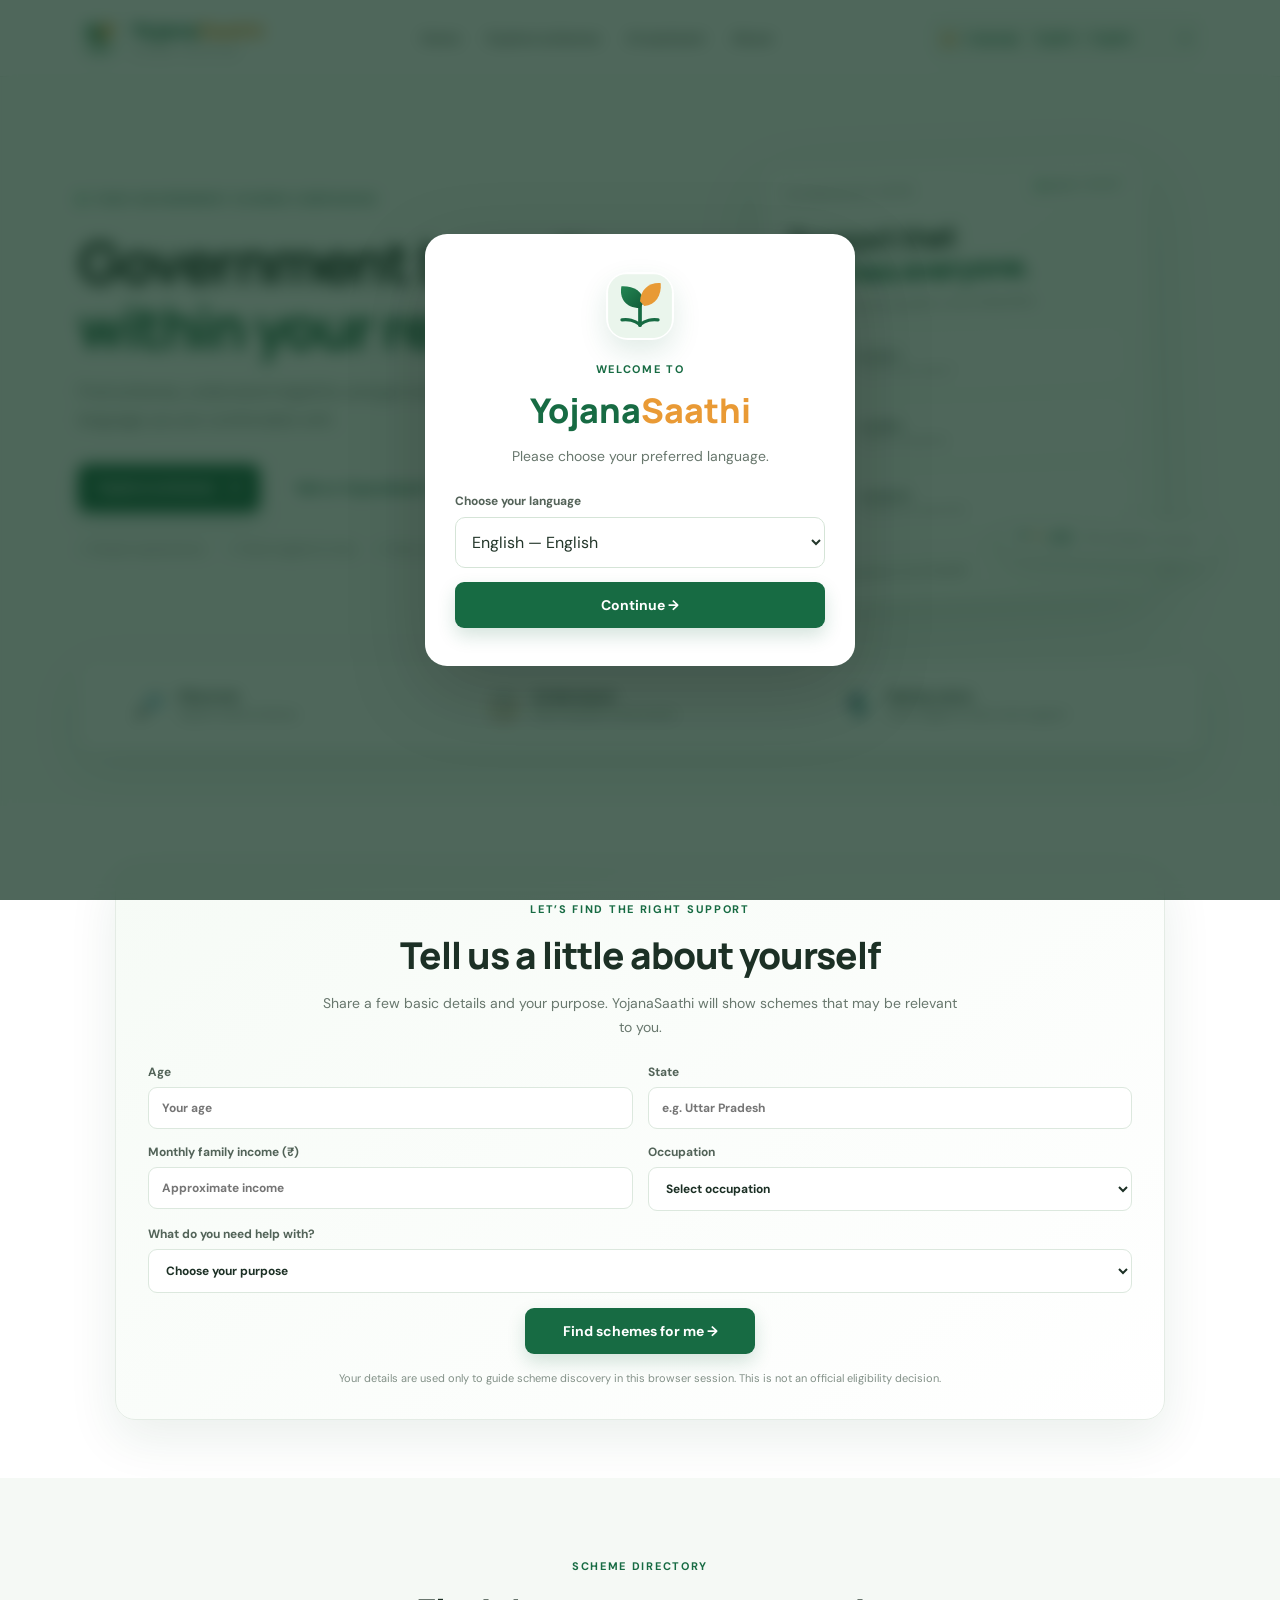
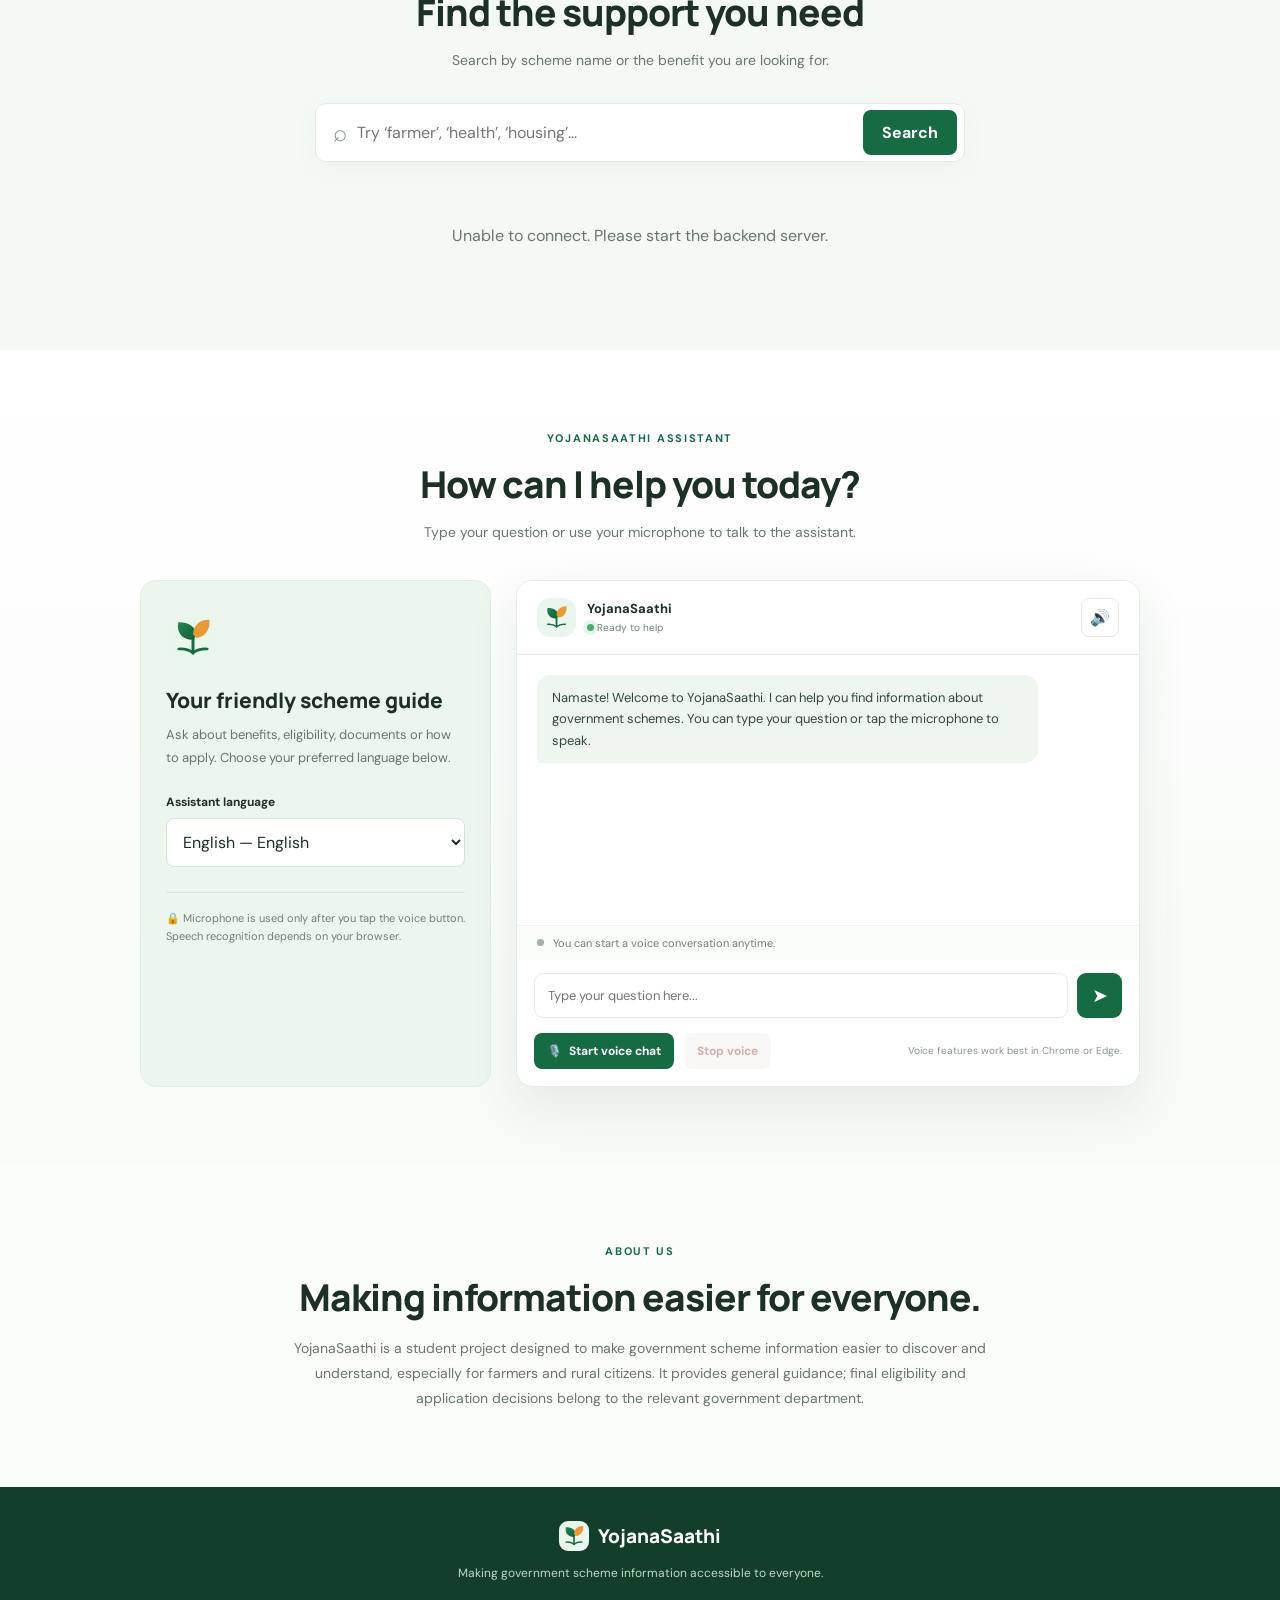
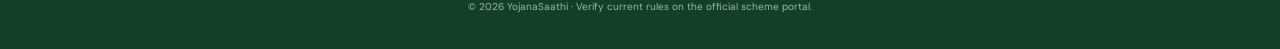
<file: YOJANA.html>
<!DOCTYPE html>
<html lang="en">
<head>
  <meta charset="UTF-8">
  <meta name="viewport" content="width=device-width, initial-scale=1.0">
  <meta name="theme-color" content="#176b43">
  <title>YojanaSaathi | Government Scheme Assistant</title>
  <link rel="stylesheet" href="style.css">
</head>
<body>
  <div class="welcome-screen" id="welcomeScreen">
    <div class="welcome-card">
      <img class="welcome-logo" id="welcomeLogo" src="assets/yojana-logo.svg" alt="YojanaSaathi logo">
      <div id="languageStep" class="welcome-step" hidden>
        <span class="eyebrow">WELCOME TO</span><h1>Yojana<span>Saathi</span></h1>
        <p id="languagePrompt">Please choose your preferred language.</p>
        <label class="welcome-label" for="welcomeLanguage">Choose your language</label>
        <select id="welcomeLanguage" class="welcome-language"></select>
        <button id="languageContinue" class="primary-btn welcome-continue">Continue →</button>
      </div>
      <div id="modeStep" class="welcome-step" hidden>
        <span class="eyebrow">YOUR DIGITAL SCHEME COMPANION</span>
        <h1>Yojana<span>Saathi</span></h1>
        <p id="welcomeGreeting">Welcome to YojanaSaathi! How may I help you?</p>
        <div class="welcome-actions"><button id="welcomeVoice" class="primary-btn">🎙️ Talk to me</button><button id="welcomeType" class="secondary-btn">⌨️ I prefer typing</button></div>
        <small id="welcomeHint">You can switch between voice and typing anytime.</small>
      </div>
    </div>
  </div>
  <header class="site-header">
    <nav class="navbar">
      <a class="brand" href="#home" aria-label="YojanaSaathi home"><img class="brand-mark" src="assets/yojana-logo.svg" alt=""><span>Yojana<span class="brand-accent">Saathi</span><small>SCHEME ASSISTANT</small></span></a>
      <button class="menu-toggle" id="menuToggle" aria-label="Toggle navigation">☰</button>
      <div class="nav-links" id="navLinks"><a href="#home">Home</a><a href="#schemes">Explore schemes</a><a href="#assistant">AI assistant</a><a href="#about">About</a></div>
      <label class="language-control" for="siteLanguageSelect"><span aria-hidden="true">◎</span><span class="language-control-label">Language</span><select id="siteLanguageSelect" class="site-language" aria-label="Choose website language"></select></label>
    </nav>
  </header>

  <main>
    <section class="hero" id="home">
      <div class="hero-copy"><span class="eyebrow"><span class="live-dot"></span> YOUR GOVERNMENT SCHEME COMPANION</span>
        <h1>Government benefits,<br><span>within your reach.</span></h1>
        <p>Find schemes, understand eligibility and get simple guidance in the language you are comfortable with.</p>
        <div class="hero-actions"><a class="primary-btn" href="#schemes">Explore schemes <span>→</span></a><a class="secondary-btn" href="#assistant">Talk to YojanaSaathi</a></div>
        <div class="trust-line"><span>✓ Simple explanations</span><span>✓ Hindi, English & Urdu</span><span>✓ Voice enabled</span></div>
      </div>
      <div class="hero-art" aria-label="Illustration showing government scheme support categories">
        <div class="art-glow"></div>
        <div class="support-board">
          <div class="board-top"><span class="board-kicker">YOJANASAATHI GUIDE</span><span class="board-live"><i></i> READY TO HELP</span></div>
          <h3>Support that<br><em>reaches everyone.</em></h3>
          <p>Explore government benefits in one simple place.</p>
          <div class="support-items">
            <div class="support-item"><span class="support-icon farm-icon"><svg viewBox="0 0 40 40" aria-hidden="true"><path d="M20 33V16M20 23C10 23 8 16 9 9c8 0 13 4 13 11M20 19c1-8 7-12 14-11 1 8-4 13-12 14"/><path d="M7 34h26"/></svg></span><span><b>Farmers</b><small>Crop & income support</small></span></div>
            <div class="support-item"><span class="support-icon health-icon"><svg viewBox="0 0 40 40" aria-hidden="true"><path d="M20 34S6 25 6 15a8 8 0 0 1 14-5 8 8 0 0 1 14 5c0 10-14 19-14 19Z"/><path d="M20 14v12M14 20h12"/></svg></span><span><b>Families</b><small>Health & housing help</small></span></div>
            <div class="support-item"><span class="support-icon learn-icon"><svg viewBox="0 0 40 40" aria-hidden="true"><path d="m5 15 15-8 15 8-15 8-15-8Z"/><path d="M11 19v9c5 5 13 5 18 0v-9M35 16v11"/></svg></span><span><b>Students</b><small>Education & scholarships</small></span></div>
          </div>
          <div class="board-footer"><span class="footer-check">✓</span> Simple guidance in your language</div>
        </div>
        <div class="floating-language"><span>अ</span><span> A </span><span>தமிழ்</span><small>Many languages. One Saathi.</small></div>
      </div>
    </section>

    <section class="features"><div><span class="feature-icon">🔎</span><b>Discover</b><small>Explore useful schemes</small></div><div><span class="feature-icon">📋</span><b>Understand</b><small>Know benefits & documents</small></div><div><span class="feature-icon">🎙️</span><b>Ask by voice</b><small>Hindi, English & Urdu voice support</small></div></section>

    <section class="profile-section section" id="quick-profile">
      <div class="profile-card">
        <div class="section-heading"><span class="eyebrow">LET’S FIND THE RIGHT SUPPORT</span><h2>Tell us a little about yourself</h2><p>Share a few basic details and your purpose. YojanaSaathi will show schemes that may be relevant to you.</p></div>
        <form id="profileForm" class="profile-form">
          <label>Age <input id="profileAge" type="number" min="1" max="120" placeholder="Your age"></label>
          <label>State <input id="profileState" type="text" placeholder="e.g. Uttar Pradesh"></label>
          <label>Monthly family income (₹) <input id="profileIncome" type="number" min="0" placeholder="Approximate income"></label>
          <label>Occupation <select id="profileOccupation"><option value="">Select occupation</option><option>Farmer</option><option>Student</option><option>Self-employed / Business</option><option>Worker</option><option>Homemaker</option><option>Other</option></select></label>
          <label class="purpose-field">What do you need help with? <select id="profilePurpose" required><option value="">Choose your purpose</option><option value="farming">Farming / Agriculture</option><option value="scholarship">Scholarship / Education</option><option value="health">Health / Medical help</option><option value="housing">Housing / Home</option><option value="business">Business / Loan / Employment</option><option value="pension">Pension / Social security</option><option value="women">Women / Household support</option><option value="ration">Ration / Food security</option><option value="water">Water / Sanitation</option><option value="all">Show all schemes</option></select></label>
          <button class="primary-btn" type="submit">Find schemes for me →</button>
        </form>
        <p class="profile-note">Your details are used only to guide scheme discovery in this browser session. This is not an official eligibility decision.</p>
      </div>
    </section>

    <section class="section schemes-section" id="schemes"><div class="section-heading"><span class="eyebrow">SCHEME DIRECTORY</span><h2>Find the support you need</h2><p>Search by scheme name or the benefit you are looking for.</p></div>
      <div class="search-box"><span>⌕</span><input type="search" id="searchInput" placeholder="Try ‘farmer’, ‘health’, ‘housing’..."><button id="searchButton">Search</button></div>
      <div id="schemeList" class="scheme-grid"><p class="loading-text">Loading schemes...</p></div>
    </section>

    <section class="assistant-section section" id="assistant"><div class="section-heading"><span class="eyebrow">YOJANASAATHI ASSISTANT</span><h2>How can I help you today?</h2><p>Type your question or use your microphone to talk to the assistant.</p></div>
      <div class="assistant-layout">
        <aside class="assistant-intro"><img class="assistant-logo" src="assets/yojana-logo.svg" alt="YojanaSaathi logo"><h3>Your friendly scheme guide</h3><p>Ask about benefits, eligibility, documents or how to apply. Choose your preferred language below.</p><label for="languageSelect">Assistant language</label><select id="languageSelect"></select><div class="privacy-note">🔒 Microphone is used only after you tap the voice button. Speech recognition depends on your browser.</div></aside>
        <div class="chat-container"><div class="chat-header"><img class="chat-avatar" src="assets/yojana-logo.svg" alt=""><div class="chat-title"><b>YojanaSaathi</b><small><span class="live-dot"></span> Ready to help</small></div><button class="sound-toggle" id="soundToggle" aria-pressed="true" title="Toggle spoken replies">🔊</button></div>
          <div id="chatMessages" class="chat-messages" aria-live="polite"><div class="message bot-message">Namaste! Welcome to YojanaSaathi. I can help you find information about government schemes. You can type your question or tap the microphone to speak.</div></div>
          <div class="voice-status" id="voiceStatus" aria-live="polite"><span class="status-pulse"></span><span id="statusText">You can start a voice conversation anytime.</span></div>
          <div class="chat-input"><input type="text" id="userMessage" placeholder="Type your question here..." autocomplete="off"><button class="send-btn" id="sendButton" aria-label="Send message">➤</button></div>
          <div class="chat-tools"><button class="mic-btn" id="micButton"><span>🎙️</span> <span id="micLabel">Start voice chat</span></button><button class="stop-btn" id="stopButton" disabled>Stop voice</button><span class="powered-note">Voice features work best in Chrome or Edge.</span></div>
        </div>
      </div>
    </section>

    <section class="about-section section" id="about"><span class="eyebrow">ABOUT US</span><h2>Making information easier for everyone.</h2><p>YojanaSaathi is a student project designed to make government scheme information easier to discover and understand, especially for farmers and rural citizens. It provides general guidance; final eligibility and application decisions belong to the relevant government department.</p></section>
  </main>
  <footer><a class="footer-brand" href="#home"><img src="assets/yojana-logo.svg" alt=""> YojanaSaathi</a><p>Making government scheme information accessible to everyone.</p><small>© 2026 YojanaSaathi · Verify current rules on the official scheme portal.</small></footer>
  <script src="script.js"></script>
</body>
</html>
</file>
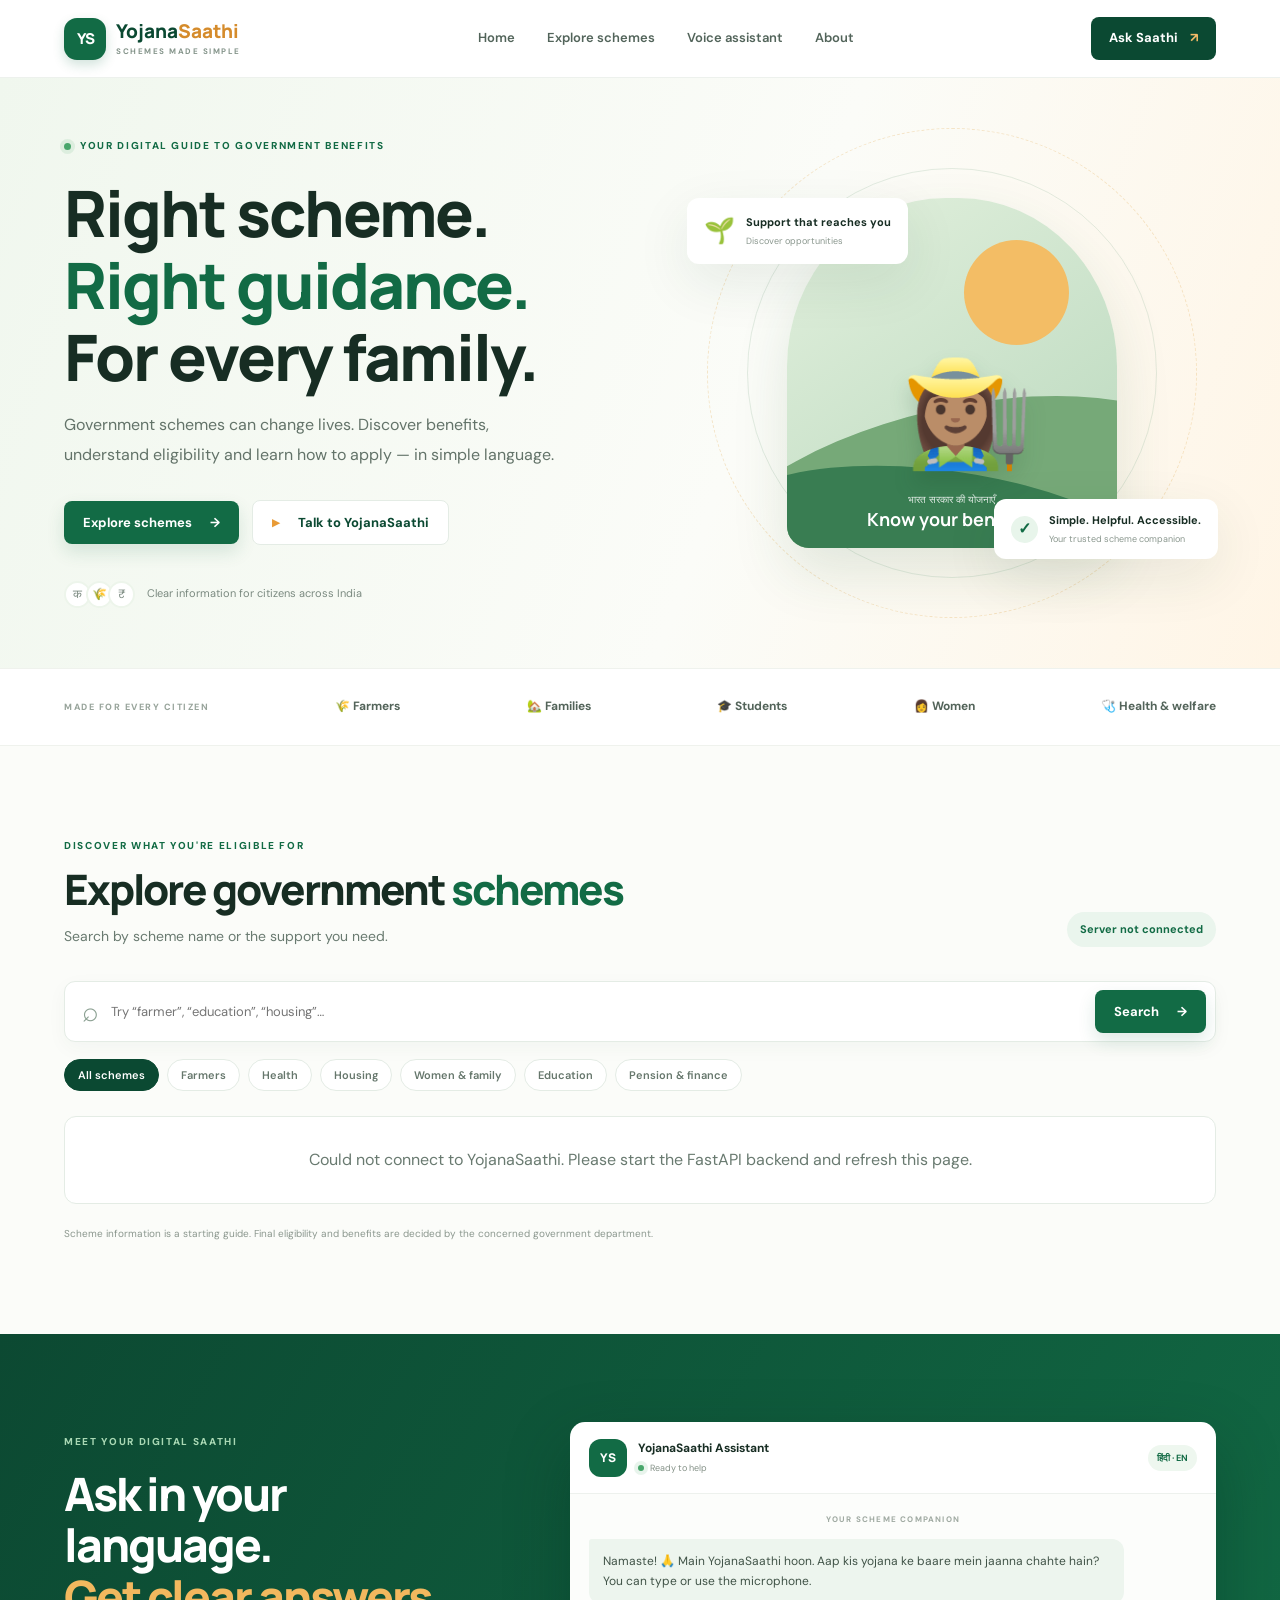
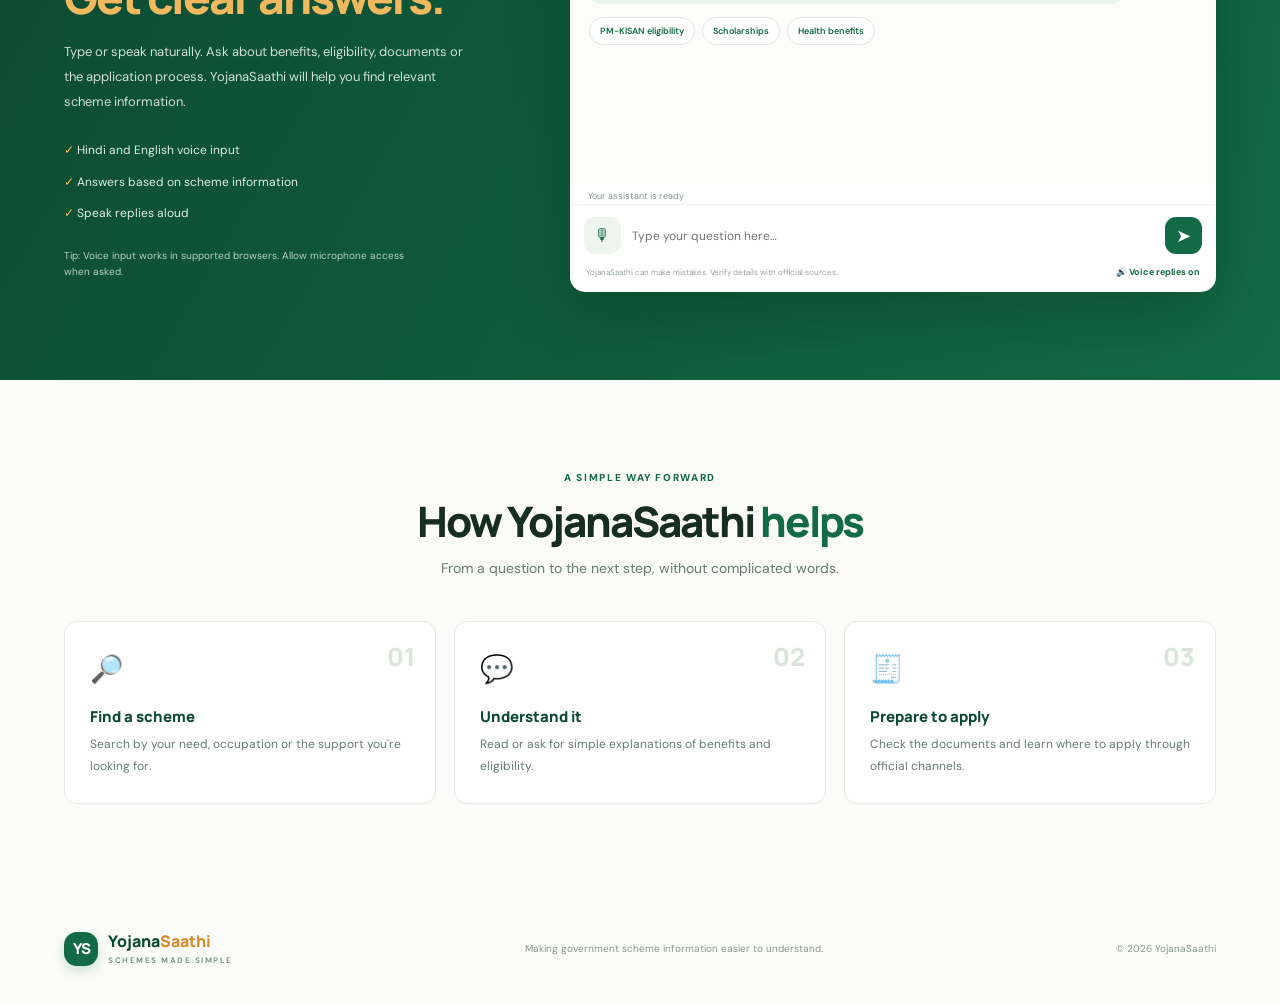
<file: YOJANA-SATHI/YOJANA.html>
<!DOCTYPE html>
<html lang="en">
<head>
  <meta charset="UTF-8"><meta name="viewport" content="width=device-width, initial-scale=1.0">
  <meta name="theme-color" content="#126b45"><meta name="description" content="Find and understand Indian government schemes with YojanaSaathi.">
  <title>YojanaSaathi | Your Government Scheme Companion</title><link rel="stylesheet" href="style.css">
</head>
<body>
<header class="site-header"><nav class="navbar wrap">
  <a class="brand" href="#home" aria-label="YojanaSaathi home"><span class="brand-mark">YS</span><span>Yojana<span class="brand-accent">Saathi</span><small>SCHEMES MADE SIMPLE</small></span></a>
  <button class="menu-toggle" id="menuToggle" aria-label="Open navigation">☰</button>
  <div class="nav-links" id="navLinks"><a href="#home">Home</a><a href="#schemes">Explore schemes</a><a href="#assistant">Voice assistant</a><a href="#about">About</a></div>
  <a class="nav-cta" href="#assistant">Ask Saathi <span>↗</span></a>
</nav></header>
<main>
<section class="hero" id="home"><div class="wrap hero-grid"><div class="hero-copy">
  <div class="eyebrow"><span class="live-dot"></span> YOUR DIGITAL GUIDE TO GOVERNMENT BENEFITS</div>
  <h1>Right scheme.<br><em>Right guidance.</em><br>For every family.</h1>
  <p class="hero-lead">Government schemes can change lives. Discover benefits, understand eligibility and learn how to apply — in simple language.</p>
  <div class="hero-actions"><a class="btn btn-primary" href="#schemes">Explore schemes <span>→</span></a><a class="btn btn-quiet" href="#assistant"><span class="play-icon">▶</span> Talk to YojanaSaathi</a></div>
  <div class="hero-proof"><div class="proof-avatars"><span>क</span><span>🌾</span><span>₹</span></div><span>Clear information for citizens across India</span></div>
</div><div class="hero-art"><div class="art-orbit orbit-one"></div><div class="art-orbit orbit-two"></div><div class="art-card art-card-top"><span class="art-icon">🌱</span><span><b>Support that reaches you</b><small>Discover opportunities</small></span></div><div class="art-main"><div class="sun"></div><div class="field field-back"></div><div class="field field-front"></div><div class="farmer">👩🏽‍🌾</div><div class="art-caption"><span>भारत सरकार की योजनाएँ</span><b>Know your benefits</b></div></div><div class="art-card art-card-bottom"><span class="check-mark">✓</span><span><b>Simple. Helpful. Accessible.</b><small>Your trusted scheme companion</small></span></div></div></div></section>
<section class="trust-strip"><div class="wrap trust-inner"><span>MADE FOR EVERY CITIZEN</span><b>🌾 Farmers</b><b>🏡 Families</b><b>🎓 Students</b><b>👩 Women</b><b>🩺 Health & welfare</b></div></section>
<section class="section schemes-section" id="schemes"><div class="wrap"><div class="section-heading"><div><div class="eyebrow">DISCOVER WHAT YOU'RE ELIGIBLE FOR</div><h2>Explore government <em>schemes</em></h2><p>Search by scheme name or the support you need.</p></div><span class="scheme-count" id="schemeCount">Loading schemes…</span></div>
<div class="search-panel"><span class="search-symbol">⌕</span><input id="searchInput" type="search" placeholder="Try “farmer”, “education”, “housing”…" aria-label="Search schemes"><button id="searchButton" class="btn btn-primary">Search <span>→</span></button></div>
<div class="filter-row" id="filterRow"><button class="filter-chip active" data-filter="all">All schemes</button><button class="filter-chip" data-filter="farmer">Farmers</button><button class="filter-chip" data-filter="health">Health</button><button class="filter-chip" data-filter="housing">Housing</button><button class="filter-chip" data-filter="women">Women & family</button><button class="filter-chip" data-filter="education">Education</button><button class="filter-chip" data-filter="finance">Pension & finance</button></div>
<div class="scheme-grid" id="schemeList"><div class="loading-card">Loading scheme information…</div></div><p class="data-note">Scheme information is a starting guide. Final eligibility and benefits are decided by the concerned government department.</p>
</div></section>
<section class="assistant-section" id="assistant"><div class="wrap assistant-grid"><div class="assistant-copy"><div class="eyebrow light-eyebrow">MEET YOUR DIGITAL SAATHI</div><h2>Ask in your language.<br><em>Get clear answers.</em></h2><p>Type or speak naturally. Ask about benefits, eligibility, documents or the application process. YojanaSaathi will help you find relevant scheme information.</p><div class="assistant-points"><span>✓ Hindi and English voice input</span><span>✓ Answers based on scheme information</span><span>✓ Speak replies aloud</span></div><div class="language-note">Tip: Voice input works in supported browsers. Allow microphone access when asked.</div></div>
<div class="chat-card"><div class="chat-top"><div class="bot-avatar">YS</div><div><b>YojanaSaathi Assistant</b><small><span class="live-dot"></span> Ready to help</small></div><button class="chat-language" id="languageToggle" type="button" title="Switch voice input language">हिंदी · EN</button></div><div class="chat-messages" id="chatMessages" aria-live="polite"><div class="chat-date">YOUR SCHEME COMPANION</div><div class="chat-bubble bot-bubble">Namaste! 🙏 Main YojanaSaathi hoon. Aap kis yojana ke baare mein jaanna chahte hain? You can type or use the microphone.</div><div class="quick-prompts"><button data-prompt="Tell me about PM-KISAN eligibility">PM-KISAN eligibility</button><button data-prompt="Mujhe students ke liye scholarship batao">Scholarships</button><button data-prompt="Ayushman Bharat benefits">Health benefits</button></div></div><div class="voice-status" id="voiceStatus" role="status">Your assistant is ready</div><form class="chat-compose" id="chatForm"><button type="button" class="mic-button" id="micButton" aria-label="Start voice input" title="Speak"><span>🎙</span></button><input id="userMessage" type="text" placeholder="Type your question here…" autocomplete="off" aria-label="Your question"><button class="send-button" type="submit" aria-label="Send message">➤</button></form><div class="chat-foot"><span>YojanaSaathi can make mistakes. Verify details with official sources.</span><button id="speakToggle" type="button" aria-pressed="true">🔊 Voice replies on</button></div></div></div></section>
<section class="how-section" id="about"><div class="wrap"><div class="section-heading centered"><div class="eyebrow">A SIMPLE WAY FORWARD</div><h2>How YojanaSaathi <em>helps</em></h2><p>From a question to the next step, without complicated words.</p></div><div class="steps-grid"><article><span class="step-no">01</span><div class="step-icon">🔎</div><h3>Find a scheme</h3><p>Search by your need, occupation or the support you're looking for.</p></article><article><span class="step-no">02</span><div class="step-icon">💬</div><h3>Understand it</h3><p>Read or ask for simple explanations of benefits and eligibility.</p></article><article><span class="step-no">03</span><div class="step-icon">🧾</div><h3>Prepare to apply</h3><p>Check the documents and learn where to apply through official channels.</p></article></div></div></section>
</main><footer><div class="wrap footer-inner"><a class="brand footer-brand" href="#home"><span class="brand-mark">YS</span><span>Yojana<span class="brand-accent">Saathi</span><small>SCHEMES MADE SIMPLE</small></span></a><p>Making government scheme information easier to understand.</p><span>© 2026 YojanaSaathi</span></div></footer>
<div class="modal" id="schemeModal" aria-hidden="true"><div class="modal-backdrop" data-close="true"></div><article class="modal-panel" role="dialog" aria-modal="true" aria-labelledby="modalTitle"><button class="modal-close" id="modalClose" aria-label="Close">×</button><div class="eyebrow">SCHEME DETAILS</div><h2 id="modalTitle"></h2><p id="modalDescription"></p><div class="detail-block"><h3>Benefits</h3><p id="modalBenefits"></p></div><div class="detail-block"><h3>Who may be eligible?</h3><p id="modalEligibility"></p></div><div class="detail-block"><h3>Documents to keep ready</h3><p id="modalDocuments"></p></div><div class="detail-block"><h3>How to apply</h3><p id="modalApplication"></p></div><p class="modal-disclaimer">Please confirm current rules and eligibility on the official government portal or with the relevant department.</p></article></div>
<script src="script.js"></script></body></html>
</file>
<file: style.css>
@import url('https://fonts.googleapis.com/css2?family=DM+Sans:wght@400;500;600;700&family=Manrope:wght@400;500;600;700;800&display=swap');
:root{--green:#176b43;--green-dark:#104d32;--green-soft:#eaf5ed;--ink:#1c3025;--muted:#68776d;--line:#e4ece5;--saffron:#e99a35;--white:#fff;--shadow:0 18px 50px rgba(27,75,48,.09)}
*{box-sizing:border-box;margin:0;padding:0}html{scroll-behavior:smooth;scroll-padding-top:90px}body{font-family:'DM Sans',Arial,sans-serif;color:var(--ink);background:#fbfdfb}button,input,select{font:inherit}button,a{-webkit-tap-highlight-color:transparent}.site-header{position:sticky;top:0;z-index:20;background:rgba(255,255,255,.94);backdrop-filter:blur(14px);border-bottom:1px solid rgba(228,236,229,.8)}.navbar{max-width:1180px;margin:auto;padding:16px 28px;display:flex;align-items:center;justify-content:space-between}.brand{display:flex;align-items:center;gap:10px;color:var(--green);font:800 21px Manrope,sans-serif;text-decoration:none;line-height:1.05}.brand-mark{width:43px;height:43px;display:grid;place-items:center;background:var(--green-soft);border-radius:14px;font-size:24px}.brand-accent{color:var(--saffron)}.brand small{display:block;font:700 8px 'DM Sans';letter-spacing:2px;color:#89968d;margin-top:5px}.nav-links{display:flex;gap:30px}.nav-links a{color:#536258;text-decoration:none;font-size:14px;font-weight:600}.nav-links a:hover{color:var(--green)}.menu-toggle{display:none;background:none;color:var(--green);font-size:25px;padding:4px}.hero{max-width:1180px;margin:auto;min-height:515px;padding:80px 28px 72px;display:grid;grid-template-columns:1.1fr .9fr;align-items:center;gap:50px}.eyebrow{display:inline-flex;align-items:center;gap:9px;color:var(--green);font-size:11px;font-weight:700;letter-spacing:1.7px}.live-dot{width:7px;height:7px;border-radius:50%;background:#49ad70;display:inline-block;box-shadow:0 0 0 4px rgba(73,173,112,.13)}.hero h1{font:800 clamp(38px,5vw,58px)/1.12 Manrope,sans-serif;letter-spacing:-2.5px;margin:22px 0 18px}.hero h1 span{color:var(--green)}.hero-copy>p{max-width:535px;color:var(--muted);font-size:16px;line-height:1.8}.hero-actions{display:flex;gap:13px;flex-wrap:wrap;margin-top:29px}.primary-btn,.secondary-btn{padding:14px 20px;border-radius:9px;text-decoration:none;font-weight:700;font-size:14px}.primary-btn{background:var(--green);color:white;box-shadow:0 8px 18px rgba(23,107,67,.18)}.primary-btn span{margin-left:12px}.secondary-btn{border:1px solid var(--line);color:var(--green);background:white}.trust-line{display:flex;gap:20px;flex-wrap:wrap;margin-top:29px;color:#718076;font-size:12px}.trust-line span:first-letter{color:var(--green)}.hero-art{height:350px;position:relative;display:grid;place-items:center}.hero-illustration{position:relative;width:275px;height:275px;border-radius:50%;background:linear-gradient(145deg,#e8f4e9,#fff4df);display:grid;place-items:center;box-shadow:inset 0 0 0 1px #e6eee3}.field{font-size:135px;filter:drop-shadow(0 14px 8px rgba(29,89,48,.13))}.sun{position:absolute;top:34px;right:48px;color:var(--saffron);font-size:48px}.home-icon{position:absolute;bottom:39px;left:30px;font-size:49px}.art-orbit{position:absolute;border:1px dashed #cbdccc;border-radius:50%;width:330px;height:330px}.orbit-two{width:390px;height:390px;border-color:#e8e0cd}.floating-note{position:absolute;right:0;bottom:38px;background:white;box-shadow:var(--shadow);border:1px solid var(--line);border-radius:13px;padding:13px 17px;display:flex;gap:11px;align-items:center}.floating-note>span{font-size:25px}.floating-note b,.floating-note small{display:block}.floating-note b{font-size:12px}.floating-note small{font-size:10px;color:var(--muted);margin-top:4px}.features{max-width:1124px;margin:0 auto 55px;padding:24px 30px;background:white;border:1px solid var(--line);border-radius:15px;display:grid;grid-template-columns:repeat(3,1fr);box-shadow:var(--shadow)}.features>div{display:grid;grid-template-columns:45px 1fr;grid-template-rows:1fr 1fr;align-items:center;padding:3px 25px;border-right:1px solid var(--line)}.features>div:last-child{border:0}.feature-icon{grid-row:1/3;font-size:25px}.features b{font-size:14px}.features small{font-size:11px;color:var(--muted)}.section{padding:76px 28px}.schemes-section{background:#f5f9f5}.section-heading{text-align:center;max-width:650px;margin:0 auto 28px}.section-heading h2,.about-section h2{font:800 clamp(27px,3.5vw,37px) Manrope,sans-serif;letter-spacing:-1px;margin:12px 0}.section-heading p{color:var(--muted);line-height:1.7;font-size:14px}.search-box{max-width:650px;margin:30px auto 35px;background:white;border:1px solid var(--line);border-radius:11px;padding:6px 7px 6px 17px;display:flex;align-items:center;gap:10px;box-shadow:0 7px 25px rgba(30,70,45,.04)}.search-box>span{font-size:24px;color:#849287}.search-box input{border:0;outline:0;flex:1;min-width:0;padding:11px 0;color:var(--ink)}.search-box button,.details-btn{border:0;border-radius:8px;background:var(--green);color:white;padding:12px 19px;font-weight:700;cursor:pointer}.scheme-grid{max-width:1124px;margin:auto;display:grid;grid-template-columns:repeat(auto-fit,minmax(230px,1fr));gap:17px}.scheme-card{background:white;border:1px solid var(--line);border-radius:13px;padding:23px;min-height:185px;display:flex;flex-direction:column;align-items:flex-start;box-shadow:0 5px 20px rgba(25,67,40,.035);transition:transform .2s,box-shadow .2s}.scheme-card:hover{transform:translateY(-4px);box-shadow:var(--shadow)}.scheme-card h3{font:700 17px Manrope,sans-serif;color:var(--green);margin-bottom:11px}.scheme-card p{font-size:13px;line-height:1.65;color:var(--muted);flex:1}.details-btn{font-size:12px;margin-top:18px;padding:9px 13px}.empty-state,.loading-text{grid-column:1/-1;text-align:center;padding:28px;color:var(--muted)}.assistant-section{background:linear-gradient(180deg,#fff 0%,#f7faf7 100%)}.assistant-layout{max-width:1000px;margin:35px auto 0;display:grid;grid-template-columns:.72fr 1.28fr;gap:25px;align-items:stretch}.assistant-intro{padding:30px 25px;background:#edf6ee;border:1px solid #e1eee3;border-radius:16px}.assistant-logo{width:54px;height:54px;border-radius:17px;background:white;display:grid;place-items:center;font-size:29px;box-shadow:0 5px 15px rgba(20,75,42,.07)}.assistant-intro h3{font:800 21px Manrope,sans-serif;margin:21px 0 10px}.assistant-intro p{font-size:13px;line-height:1.75;color:var(--muted);margin-bottom:25px}.assistant-intro label{display:block;font-size:12px;font-weight:700;margin-bottom:8px}.assistant-intro select{width:100%;border:1px solid #d5e4d7;border-radius:8px;padding:12px;background:white;color:var(--ink);outline:none}.privacy-note{margin-top:25px;padding-top:17px;border-top:1px solid #d9e8dc;color:#718076;font-size:11px;line-height:1.6}.chat-container{background:white;border:1px solid var(--line);border-radius:16px;overflow:hidden;box-shadow:var(--shadow);display:flex;flex-direction:column;min-height:500px}.chat-header{background:white;border-bottom:1px solid var(--line);padding:17px 20px;display:flex;align-items:center;gap:11px}.chat-avatar{width:39px;height:39px;background:var(--green-soft);border-radius:13px;display:grid;place-items:center;font-size:21px}.chat-title{flex:1}.chat-title b,.chat-title small{display:block}.chat-title b{font-size:13px}.chat-title small{font-size:10px;color:#6f8074;margin-top:4px}.sound-toggle{border:1px solid var(--line);background:white;color:var(--green);border-radius:8px;padding:8px;cursor:pointer}.chat-messages{padding:20px;flex:1;min-height:270px;max-height:370px;overflow-y:auto;display:flex;flex-direction:column;gap:13px}.message{max-width:86%;white-space:pre-wrap;padding:12px 15px;border-radius:13px;font-size:13px;line-height:1.65}.bot-message{align-self:flex-start;background:#eff6f0;color:#304b39;border-bottom-left-radius:4px}.user-message{align-self:flex-end;background:var(--green);color:white;border-bottom-right-radius:4px}.voice-status{display:flex;align-items:center;gap:9px;padding:10px 20px;background:#fbfdfb;color:#718076;font-size:11px;border-top:1px solid #f0f3f0}.status-pulse{width:7px;height:7px;border-radius:50%;background:#a4b1a7;flex:none}.voice-status.active .status-pulse{background:var(--saffron);box-shadow:0 0 0 5px rgba(233,154,53,.14);animation:pulse 1s infinite}@keyframes pulse{50%{box-shadow:0 0 0 9px rgba(233,154,53,0)}}.chat-input{display:flex;gap:9px;padding:13px 17px 8px}.chat-input input{min-width:0;flex:1;border:1px solid var(--line);border-radius:9px;padding:13px;outline:none;font-size:13px}.chat-input input:focus{border-color:#86b99a}.send-btn{width:45px;border:0;border-radius:9px;background:var(--green);color:white;font-size:19px;cursor:pointer}.chat-tools{padding:7px 17px 17px;display:flex;align-items:center;gap:10px;flex-wrap:wrap}.mic-btn,.stop-btn{border:0;border-radius:8px;padding:10px 13px;font-size:12px;font-weight:700;cursor:pointer}.mic-btn{background:var(--green);color:white}.mic-btn.listening{background:#b65b38;animation:micglow 1.2s infinite}.mic-btn span:first-child{margin-right:4px}.stop-btn{background:#f4eeee;color:#9a5145}.stop-btn:disabled{opacity:.45;cursor:not-allowed}@keyframes micglow{50%{box-shadow:0 0 0 6px rgba(182,91,56,.13)}}.powered-note{font-size:10px;color:#89968d;margin-left:auto}.about-section{text-align:center;max-width:850px;margin:auto}.about-section p{max-width:700px;margin:14px auto 0;color:var(--muted);font-size:14px;line-height:1.8}footer{background:#123e2a;color:#eaf5ed;text-align:center;padding:34px 20px}.footer-brand{font:800 19px Manrope,sans-serif;color:white;text-decoration:none}.footer-brand+p{font-size:12px;margin:9px 0 13px;color:#c2d7c8}footer small{font-size:10px;color:#9bb9a5}
@media(max-width:760px){.navbar{padding:13px 19px}.menu-toggle{display:block}.nav-links{display:none;position:absolute;top:70px;left:0;right:0;padding:18px 24px;background:white;border-bottom:1px solid var(--line);flex-direction:column;gap:18px}.nav-links.open{display:flex}.hero{padding:58px 22px 55px;grid-template-columns:1fr;text-align:center;gap:12px}.hero-copy>p{margin:auto}.hero-actions,.trust-line{justify-content:center}.hero-art{height:300px}.hero-illustration{width:225px;height:225px}.field{font-size:110px}.art-orbit{width:275px;height:275px}.orbit-two{width:315px;height:315px}.floating-note{right:2%;bottom:13px}.features{margin:0 16px 30px;padding:18px 10px;grid-template-columns:1fr;gap:13px}.features>div{border-right:0;border-bottom:1px solid var(--line);padding:8px 15px}.features>div:last-child{border:0}.section{padding:58px 18px}.assistant-layout{grid-template-columns:1fr}.assistant-intro{padding:23px}.assistant-intro h3{margin-top:14px}.chat-container{min-height:470px}.powered-note{width:100%;margin-left:0}.message{max-width:94%}}
@media(max-width:390px){.hero h1{font-size:36px}.hero-actions{flex-direction:column}.primary-btn,.secondary-btn{width:100%}.search-box{padding-left:12px}.search-box button{padding:11px 13px}}

.welcome-screen{position:fixed;inset:0;z-index:100;background:rgba(12,45,29,.72);backdrop-filter:blur(8px);display:grid;place-items:center;padding:20px;transition:opacity .25s,visibility .25s}.welcome-screen.hidden{opacity:0;visibility:hidden;pointer-events:none}.welcome-card{width:min(100%,430px);padding:38px 30px;background:white;border-radius:22px;text-align:center;box-shadow:0 25px 80px rgba(0,0,0,.2)}.welcome-logo{width:68px;height:68px;margin:0 auto 17px;border-radius:22px;background:var(--green-soft);display:grid;place-items:center;font-size:37px}.welcome-card h1{font:800 34px Manrope,sans-serif;margin:9px 0 12px;color:var(--green)}.welcome-card h1 span{color:var(--saffron)}.welcome-card p{font-size:14px;color:var(--muted);line-height:1.7;margin-bottom:24px}.welcome-actions{display:grid;gap:10px}.welcome-actions button{width:100%;border:0;cursor:pointer}.welcome-card>small{display:block;color:#89968d;font-size:10px;margin-top:18px}.welcome-actions .secondary-btn{border:1px solid var(--line)}

/* Animated first-visit welcome and language selection */
.welcome-card{animation:welcomeCardIn 1.15s cubic-bezier(.2,.8,.2,1) both}
.welcome-logo{animation:logoPop 1.35s cubic-bezier(.18,.85,.32,1.25) both;box-shadow:0 12px 28px rgba(23,107,67,.13)}
@keyframes welcomeCardIn{from{opacity:0;transform:translateY(22px) scale(.96)}to{opacity:1;transform:translateY(0) scale(1)}}
@keyframes logoPop{0%{opacity:0;transform:scale(.35) translateY(12px)}65%{opacity:1;transform:scale(1.12) translateY(-2px)}100%{opacity:1;transform:scale(1) translateY(0)}}
.welcome-step{animation:stepReveal .55s ease both}
@keyframes stepReveal{from{opacity:0;transform:translateY(10px)}to{opacity:1;transform:translateY(0)}}
.welcome-label{display:block;text-align:left;font-size:12px;font-weight:700;color:#536258;margin:0 0 8px}
.welcome-language{width:100%;padding:13px 12px;border:1px solid #d5e4d7;border-radius:10px;background:#fff;color:#24372b;outline:none;margin-bottom:14px}
.welcome-language:focus{border-color:#47966a;box-shadow:0 0 0 3px rgba(71,150,106,.12)}
.welcome-continue{width:100%;border:0;cursor:pointer}
.welcome-card [hidden]{display:none!important}
@media(prefers-reduced-motion:reduce){.welcome-card,.welcome-logo,.welcome-step{animation:none!important}}
.brand-mark{object-fit:contain;padding:0;background:transparent;border-radius:13px}
.assistant-logo{object-fit:contain;padding:0;background:transparent;box-shadow:none}
.chat-avatar{object-fit:contain;padding:3px}
.welcome-logo{object-fit:contain;padding:0;background:transparent;border-radius:22px}
.footer-brand{display:inline-flex;align-items:center;gap:9px}
.footer-brand img{width:30px;height:30px;border-radius:9px;background:#eaf5ec}
.site-language{border:1px solid var(--line);border-radius:8px;padding:9px 10px;background:#fff;color:var(--green);font-size:12px;font-weight:700;max-width:190px;cursor:pointer}
@media(max-width:760px){.site-language{width:100%;max-width:none}}
.scheme-category{display:inline-block;background:#edf6ee;color:#39724e;border-radius:20px;padding:5px 9px;font-size:10px;font-weight:700;margin-bottom:12px}

/* Clear, always-visible language switcher in the main header */
.navbar{gap:22px}
.nav-links{align-items:center;gap:clamp(14px,2.1vw,30px)}
.language-control{display:flex;align-items:center;gap:8px;padding:5px 8px 5px 10px;border:1px solid #dce9de;border-radius:11px;background:#f7fbf7;color:var(--green);font-size:12px;font-weight:700;white-space:nowrap;flex:none}
.language-control>span:first-child{font-size:17px;color:var(--saffron)}
.site-language{border:0!important;outline:0;background:transparent!important;color:var(--green)!important;font-size:12px!important;font-weight:700!important;max-width:165px!important;width:165px;padding:7px 3px!important;cursor:pointer}
/* Replace the mismatched decorative mark with a scheme-support illustration */
.hero-art{height:430px;isolation:isolate}
.art-glow{position:absolute;width:390px;height:390px;border-radius:50%;background:radial-gradient(circle,#e9f5eb 0%,#f3f8ed 48%,rgba(255,255,255,0) 72%);z-index:-1}
.support-board{width:min(100%,390px);padding:25px 26px 20px;border:1px solid #e1ebe1;border-radius:25px;background:linear-gradient(145deg,#fff 0%,#f8fcf8 100%);box-shadow:0 25px 65px rgba(29,83,48,.13);transform:rotate(-2deg);position:relative}
.support-board:before{content:"";position:absolute;inset:9px;border:1px solid #edf3ed;border-radius:18px;pointer-events:none}
.board-top{display:flex;justify-content:space-between;align-items:center;gap:8px;position:relative}
.board-kicker{font-size:9px;letter-spacing:1.7px;font-weight:800;color:#7a8a7e}
.board-live{font-size:8px;letter-spacing:.8px;color:#43815a;font-weight:800;display:flex;align-items:center;gap:5px}
.board-live i{width:6px;height:6px;border-radius:50%;background:#49ad70;box-shadow:0 0 0 4px #e4f2e6}
.support-board h3{font:800 29px/1.12 Manrope,sans-serif;letter-spacing:-1.1px;color:#20392b;margin:25px 0 9px;position:relative}
.support-board h3 em{font-style:normal;color:var(--green)}
.support-board>p{font-size:11px;color:#748278;line-height:1.6;margin-bottom:18px;position:relative}
.support-items{display:grid;gap:9px;position:relative}
.support-item{display:flex;align-items:center;gap:12px;padding:10px 12px;border:1px solid #e8efe8;border-radius:13px;background:#fff}
.support-icon{width:39px;height:39px;border-radius:12px;display:grid;place-items:center;flex:none}
.support-icon svg{width:25px;height:25px;fill:none;stroke:currentColor;stroke-width:2;stroke-linecap:round;stroke-linejoin:round}
.farm-icon{background:#eaf5e9;color:#277448}.health-icon{background:#fff0e4;color:#c27b31}.learn-icon{background:#edf1fb;color:#6478aa}
.support-item b,.support-item small{display:block}.support-item b{font-size:11px;color:#2e4737}.support-item small{font-size:9px;color:#849087;margin-top:3px}
.board-footer{display:flex;align-items:center;gap:8px;margin-top:16px;padding-top:13px;border-top:1px solid #eaf0ea;font-size:9px;color:#6d7d71;font-weight:600;position:relative}
.footer-check{width:17px;height:17px;border-radius:50%;background:#e8f4e9;color:#287447;display:grid;place-items:center;font-size:10px}
.floating-language{position:absolute;right:-12px;bottom:30px;display:flex;align-items:center;gap:7px;padding:11px 13px;background:#fff;border:1px solid #e5ede5;border-radius:13px;box-shadow:0 12px 28px rgba(28,75,43,.1);font-size:11px;color:#46614d;transform:rotate(2deg)}
.floating-language span{font-weight:800;color:var(--green)}.floating-language span:nth-child(2){color:var(--saffron)}.floating-language small{font-size:9px;color:#7b897e;margin-left:4px}
@media(max-width:760px){.navbar{display:grid;grid-template-columns:1fr auto auto;gap:10px}.language-control{grid-column:2;grid-row:1;padding:4px 7px}.language-control-label{display:none}.site-language{width:118px!important;max-width:118px!important}.menu-toggle{grid-column:3;grid-row:1}.nav-links{top:68px}.hero-art{height:390px;margin-top:5px}.support-board{max-width:355px;padding:22px}.support-board h3{font-size:26px}.floating-language{right:0;bottom:18px}.art-glow{width:320px;height:320px}}
@media(max-width:420px){.brand{font-size:18px}.brand-mark{width:37px;height:37px}.site-language{width:100px!important;max-width:100px!important;font-size:11px!important}.hero-art{height:365px}.support-board{max-width:320px;padding:19px}.floating-language{right:-2px;bottom:8px}.floating-language small{display:none}}


/* Quick profile and purpose finder */
.profile-section{background:#fff;padding-top:58px;padding-bottom:58px}
.profile-card{max-width:1050px;margin:0 auto;padding:32px;border:1px solid var(--line);border-radius:20px;background:linear-gradient(145deg,#f6fbf6,#fff);box-shadow:var(--shadow)}
.profile-card .section-heading{margin-bottom:24px}
.profile-form{display:grid;grid-template-columns:repeat(2,minmax(0,1fr));gap:15px}
.profile-form label{display:flex;flex-direction:column;gap:7px;font-size:12px;font-weight:700;color:#526358}
.profile-form input,.profile-form select{width:100%;min-width:0;padding:12px 13px;border:1px solid #dce8de;border-radius:9px;background:#fff;color:var(--ink);outline:none}
.profile-form input:focus,.profile-form select:focus{border-color:#79ad89;box-shadow:0 0 0 3px rgba(23,107,67,.08)}
.profile-form .purpose-field{grid-column:1/-1}
.profile-form button{grid-column:1/-1;border:0;cursor:pointer;justify-self:center;min-width:230px}
.profile-note{text-align:center;color:#829087;font-size:11px;margin-top:16px;line-height:1.6}
@media(max-width:600px){.profile-card{padding:22px 17px}.profile-form{grid-template-columns:1fr}.profile-form .purpose-field,.profile-form button{grid-column:1}}

html[lang="ur-IN"] .message,html[lang="ur-IN"] .profile-form input,html[lang="ur-IN"] .profile-form select{direction:rtl;text-align:right}
html[lang="ur-IN"] .section-heading p,html[lang="ur-IN"] .profile-form label{ text-align:right }
</file>
<file: YOJANA-SATHI/style.css>
@import url('https://fonts.googleapis.com/css2?family=DM+Sans:wght@400;500;600;700&family=Manrope:wght@400;500;600;700;800&display=swap');
:root{--green:#126b45;--deep:#0b4932;--mint:#eaf5ed;--saffron:#e99b36;--ink:#172d23;--muted:#697a70;--line:#e4ece5;--paper:#fbfcf9;--shadow:0 18px 55px rgba(19,65,42,.09)}*{box-sizing:border-box;margin:0;padding:0}html{scroll-behavior:smooth;scroll-padding-top:88px}body{font-family:'DM Sans',sans-serif;color:var(--ink);background:var(--paper);line-height:1.6}.wrap{width:min(1160px,90%);margin:auto}.site-header{height:78px;background:rgba(255,255,255,.94);border-bottom:1px solid #edf1ed;position:sticky;top:0;z-index:20;backdrop-filter:blur(14px)}.navbar{height:100%;display:flex;align-items:center;justify-content:space-between}.brand{display:flex;align-items:center;gap:10px;text-decoration:none;color:var(--deep);font-family:Manrope,sans-serif;font-weight:800;font-size:19px;line-height:1.15}.brand-mark{width:42px;height:42px;border-radius:13px;background:var(--green);color:white;display:grid;place-items:center;font-size:15px;letter-spacing:-1px;box-shadow:0 5px 12px #126b4530}.brand-accent{color:#d58b2b}.brand small{display:block;font:700 8px 'DM Sans',sans-serif;letter-spacing:1.5px;color:#84948a;margin-top:4px}.nav-links{display:flex;gap:32px}.nav-links a{color:#52645a;text-decoration:none;font-size:13px;font-weight:600}.nav-links a:hover{color:var(--green)}.nav-cta{background:var(--deep);color:#fff;text-decoration:none;padding:11px 18px;border-radius:8px;font-size:13px;font-weight:700}.nav-cta span{color:#f5bc68;margin-left:9px}.menu-toggle{display:none;border:0;background:none;font-size:24px;color:var(--green)}.hero{background:linear-gradient(110deg,#f0f7ee 0%,#fbfcf8 58%,#fff5e6 100%);overflow:hidden}.hero-grid{min-height:590px;display:grid;grid-template-columns:1.04fr .96fr;align-items:center;gap:50px;padding-top:55px;padding-bottom:55px}.eyebrow{font-size:10px;font-weight:800;letter-spacing:1.65px;color:var(--green);display:flex;align-items:center;gap:9px}.live-dot{display:inline-block;width:7px;height:7px;background:#48a66b;border-radius:50%;box-shadow:0 0 0 4px #48a66b20}.hero h1,.assistant-copy h2,.section-heading h2{font-family:Manrope,sans-serif;font-weight:800;letter-spacing:-2px;line-height:1.12}.hero h1{font-size:clamp(42px,5vw,65px);margin:23px 0 18px}.hero h1 em,.section-heading h2 em{font-style:normal;color:var(--green)}.hero-lead{font-size:16px;color:#637369;max-width:510px;line-height:1.85}.hero-actions{display:flex;align-items:center;gap:13px;margin-top:30px}.btn{border:0;text-decoration:none;border-radius:8px;padding:13px 19px;font:700 13px 'DM Sans',sans-serif;display:inline-flex;align-items:center;gap:18px;cursor:pointer}.btn-primary{background:var(--green);color:white;box-shadow:0 8px 18px #126b4524}.btn-primary:hover{background:var(--deep);transform:translateY(-1px)}.btn-quiet{color:var(--deep);background:white;border:1px solid var(--line)}.play-icon{font-size:10px;color:var(--saffron)}.hero-proof{display:flex;align-items:center;gap:12px;margin-top:36px;color:#7b8a80;font-size:11px}.proof-avatars{display:flex}.proof-avatars span{width:27px;height:27px;border-radius:50%;display:grid;place-items:center;background:#fff;border:2px solid #edf5eb;margin-left:-5px;font-size:12px}.proof-avatars span:first-child{margin-left:0}.hero-art{height:440px;position:relative;display:grid;place-items:center}.art-main{position:relative;width:330px;height:350px;border-radius:48% 48% 22px 22px;background:linear-gradient(145deg,#e2f0dd,#b9d8bd);overflow:hidden;box-shadow:0 25px 55px #245d3a20}.sun{position:absolute;width:105px;height:105px;border-radius:50%;background:#f3bd65;top:42px;right:48px}.field{position:absolute;width:520px;height:220px;border-radius:50%;left:-90px}.field-back{background:#76a978;bottom:-80px;transform:rotate(-13deg)}.field-front{background:#397d52;bottom:-145px;transform:rotate(10deg)}.farmer{position:absolute;z-index:2;bottom:50px;left:115px;font-size:105px;filter:drop-shadow(0 12px 10px #194b2c30)}.art-caption{position:absolute;z-index:3;bottom:17px;left:0;right:0;text-align:center;color:white;display:grid;line-height:1.4}.art-caption span{font-size:10px;opacity:.85}.art-caption b{font:700 18px Manrope}.art-orbit{position:absolute;border:1px solid #9bbca344;border-radius:50%;width:410px;height:410px}.orbit-two{width:490px;height:490px;border-style:dashed;border-color:#e6b66b55}.art-card{position:absolute;z-index:4;background:white;padding:13px 17px;border-radius:12px;box-shadow:var(--shadow);display:flex;align-items:center;gap:11px}.art-card b,.art-card small{display:block}.art-card b{font-size:11px}.art-card small{font-size:9px;color:#8a978e;margin-top:2px}.art-card-top{top:45px;left:0}.art-card-bottom{bottom:34px;right:-2px}.art-icon{font-size:25px}.check-mark{background:#e8f5eb;color:var(--green);width:27px;height:27px;border-radius:50%;display:grid;place-items:center;font-weight:bold}.trust-strip{background:#fff;border-top:1px solid #eff2ed;border-bottom:1px solid #eff2ed}.trust-inner{min-height:76px;display:flex;align-items:center;justify-content:space-between;gap:20px}.trust-inner>span{font-size:9px;letter-spacing:1.5px;color:#98a49b;font-weight:800}.trust-inner b{font-size:12px;color:#53645a}.section{padding:92px 0}.section-heading{display:flex;justify-content:space-between;align-items:end;gap:20px}.section-heading h2{font-size:clamp(30px,4vw,42px);margin:12px 0}.section-heading p{color:var(--muted);font-size:14px}.scheme-count{font-size:11px;color:var(--green);font-weight:700;background:var(--mint);padding:9px 13px;border-radius:20px;white-space:nowrap}.search-panel{margin:34px 0 17px;background:white;border:1px solid var(--line);border-radius:11px;padding:8px 9px 8px 17px;display:flex;align-items:center;gap:12px;box-shadow:0 6px 20px #1a51300a}.search-symbol{font-size:28px;color:#8ba092;line-height:1}.search-panel input{flex:1;min-width:0;border:0;outline:0;font:13px 'DM Sans';color:var(--ink)}.filter-row{display:flex;flex-wrap:wrap;gap:8px;margin-bottom:25px}.filter-chip{border:1px solid var(--line);background:white;color:#66776c;padding:8px 13px;border-radius:30px;font:600 11px 'DM Sans';cursor:pointer}.filter-chip.active,.filter-chip:hover{background:var(--deep);border-color:var(--deep);color:white}.scheme-grid{display:grid;grid-template-columns:repeat(3,1fr);gap:17px}.scheme-card{background:white;border:1px solid var(--line);border-radius:13px;padding:23px;transition:.2s;display:flex;flex-direction:column;min-height:230px}.scheme-card:hover{transform:translateY(-4px);box-shadow:var(--shadow);border-color:#cbded0}.scheme-card-top{display:flex;align-items:center;justify-content:space-between;margin-bottom:16px}.scheme-emoji{width:42px;height:42px;border-radius:12px;background:#edf6ee;display:grid;place-items:center;font-size:21px}.scheme-category{font-size:9px;font-weight:800;letter-spacing:.8px;text-transform:uppercase;color:#829187;background:#f5f7f3;padding:6px 8px;border-radius:20px}.scheme-card h3{font:800 16px Manrope;color:var(--deep);margin-bottom:8px}.scheme-card p{font-size:12px;color:#718076;line-height:1.7;flex:1}.scheme-card button{align-self:flex-start;margin-top:16px;background:none;border:0;color:var(--green);font:700 11px 'DM Sans';cursor:pointer}.scheme-card button span{margin-left:8px}.loading-card{grid-column:1/-1;padding:30px;background:white;border:1px solid var(--line);border-radius:12px;color:var(--muted);text-align:center}.data-note{margin-top:22px;color:#8b978e;font-size:10px}.assistant-section{padding:88px 0;background:linear-gradient(120deg,#0c4932,#126b45);color:white;overflow:hidden}.assistant-grid{display:grid;grid-template-columns:.8fr 1.2fr;gap:75px;align-items:center}.light-eyebrow{color:#a9d8b4}.assistant-copy h2{font-size:clamp(32px,4vw,46px);margin:18px 0}.assistant-copy h2 em{font-style:normal;color:#f2b85e}.assistant-copy>p{color:#d0e0d5;font-size:13px;line-height:1.9;max-width:400px}.assistant-points{display:grid;gap:12px;margin-top:27px;font-size:12px;color:#e0eee3}.assistant-points span:first-letter{color:#f4bd65}.language-note{font-size:10px;color:#b7d1bf;margin-top:25px;max-width:350px}.chat-card{background:#fff;border-radius:15px;color:var(--ink);overflow:hidden;box-shadow:0 25px 65px #062d1f55}.chat-top{height:72px;padding:14px 19px;display:flex;align-items:center;gap:11px;border-bottom:1px solid #edf1ed}.bot-avatar{width:38px;height:38px;background:var(--green);border-radius:12px;color:white;display:grid;place-items:center;font:800 12px Manrope}.chat-top b,.chat-top small{display:block}.chat-top b{font-size:12px}.chat-top small{font-size:9px;color:#849187;margin-top:3px}.chat-top small .live-dot{width:6px;height:6px;margin-right:4px}.chat-language{margin-left:auto;font-size:9px;font-weight:700;color:var(--green);background:#eef7ef;padding:7px 9px;border-radius:20px}.chat-messages{height:290px;overflow:auto;padding:19px;display:flex;flex-direction:column;gap:13px;background:#fcfdfb}.chat-date{text-align:center;font-size:8px;letter-spacing:1.2px;color:#a0aaa2;font-weight:800}.chat-bubble{max-width:88%;font-size:12px;line-height:1.7;padding:12px 14px;border-radius:12px;white-space:pre-wrap}.bot-bubble{background:#edf5ee;color:#405347;border-top-left-radius:3px;align-self:flex-start}.user-bubble{background:var(--green);color:white;border-top-right-radius:3px;align-self:flex-end}.quick-prompts{display:flex;flex-wrap:wrap;gap:7px}.quick-prompts button{background:white;border:1px solid #dfe9e0;color:var(--green);border-radius:20px;padding:7px 10px;font:600 9px 'DM Sans';cursor:pointer}.voice-status{padding:5px 18px 0;color:#87968b;font-size:9px;min-height:20px}.chat-compose{display:flex;align-items:center;gap:9px;padding:12px 14px;border-top:1px solid #edf1ed}.chat-compose input{flex:1;min-width:0;border:0;outline:0;font:12px 'DM Sans';padding:9px 2px}.mic-button,.send-button{border:0;cursor:pointer;display:grid;place-items:center}.mic-button{width:37px;height:37px;border-radius:11px;background:#edf5ee;color:var(--green);font-size:17px}.mic-button.listening{background:#fff0e7;box-shadow:0 0 0 5px #f7d9c8;animation:pulse 1.3s infinite}.send-button{width:37px;height:37px;border-radius:11px;background:var(--green);color:white;font-size:18px}.chat-foot{padding:0 16px 13px;display:flex;justify-content:space-between;gap:10px;color:#9aa59d;font-size:8px}.chat-foot button{border:0;background:none;color:var(--green);font:700 9px 'DM Sans';cursor:pointer;white-space:nowrap}.how-section{padding:90px 0}.centered{text-align:center;display:block}.centered .eyebrow{justify-content:center}.steps-grid{display:grid;grid-template-columns:repeat(3,1fr);gap:18px;margin-top:42px}.steps-grid article{background:white;border:1px solid var(--line);border-radius:13px;padding:25px;position:relative}.step-no{position:absolute;right:20px;top:17px;color:#d9e4da;font:800 25px Manrope}.step-icon{font-size:27px;margin-bottom:16px}.steps-grid h3{font:800 15px Manrope;color:var(--deep);margin-bottom:7px}.steps-grid p{font-size:12px;color:var(--muted);line-height:1.8}.footer-inner{min-height:110px;display:flex;align-items:center;justify-content:space-between;gap:20px}.footer-inner>p,.footer-inner>span{font-size:10px;color:#8a978e}.footer-brand{font-size:16px}.footer-brand .brand-mark{width:34px;height:34px}.modal{display:none;position:fixed;inset:0;z-index:50;align-items:center;justify-content:center;padding:20px}.modal.open{display:flex}.modal-backdrop{position:absolute;inset:0;background:#10291dcc;backdrop-filter:blur(4px)}.modal-panel{position:relative;background:white;border-radius:16px;padding:30px;width:min(600px,100%);max-height:88vh;overflow:auto;box-shadow:0 30px 90px #0004}.modal-close{position:absolute;right:17px;top:12px;border:0;background:#edf5ee;color:var(--green);border-radius:50%;width:32px;height:32px;font-size:22px;cursor:pointer}.modal-panel h2{font:800 25px Manrope;color:var(--deep);margin:10px 35px 8px 0}.modal-panel>p{font-size:12px;color:var(--muted);line-height:1.8}.detail-block{padding:14px 0;border-top:1px solid var(--line);margin-top:10px}.detail-block h3{font:800 12px Manrope;color:var(--green);margin-bottom:5px}.detail-block p{font-size:12px;color:#596b60;line-height:1.8}.modal-panel .modal-disclaimer{background:#fff7e9;padding:12px;border-radius:8px;font-size:10px;color:#80633d;margin-top:12px}@keyframes pulse{50%{transform:scale(1.07)}}@media(max-width:850px){.nav-links{gap:16px}.hero-grid{gap:20px}.hero-art{transform:scale(.9)}.assistant-grid{gap:30px}.scheme-grid{grid-template-columns:repeat(2,1fr)}}@media(max-width:650px){.site-header{height:68px}.menu-toggle{display:block;margin-left:auto;margin-right:13px}.nav-cta{padding:9px 12px;font-size:11px}.nav-links{display:none;position:absolute;top:67px;left:0;right:0;background:white;padding:18px 5%;box-shadow:0 12px 18px #0001;flex-direction:column;gap:17px}.nav-links.open{display:flex}.hero-grid{grid-template-columns:1fr;padding-top:55px;padding-bottom:20px}.hero h1{font-size:47px}.hero-lead{font-size:14px}.hero-art{height:360px;transform:scale(.82);transform-origin:top center;margin-bottom:-35px}.trust-inner{padding:18px 0;flex-wrap:wrap;justify-content:center}.trust-inner>span{width:100%;text-align:center}.trust-inner b{font-size:10px}.section{padding:65px 0}.section-heading{align-items:flex-start;flex-direction:column}.scheme-count{align-self:flex-start}.search-panel{gap:7px;padding-left:10px}.search-panel .btn{padding:12px;font-size:11px}.scheme-grid{grid-template-columns:1fr}.scheme-card{min-height:190px}.assistant-section{padding:65px 0}.assistant-grid{grid-template-columns:1fr;gap:30px}.assistant-copy h2{font-size:36px}.chat-messages{height:260px}.steps-grid{grid-template-columns:1fr}.how-section{padding:65px 0}.footer-inner{padding:22px 0;flex-wrap:wrap}.footer-inner>p{order:3;width:100%}}@media(prefers-reduced-motion:reduce){*{scroll-behavior:auto!important;animation:none!important;transition:none!important}}
.chat-language{border:0;cursor:pointer;font-family:'DM Sans',sans-serif}
</file>
